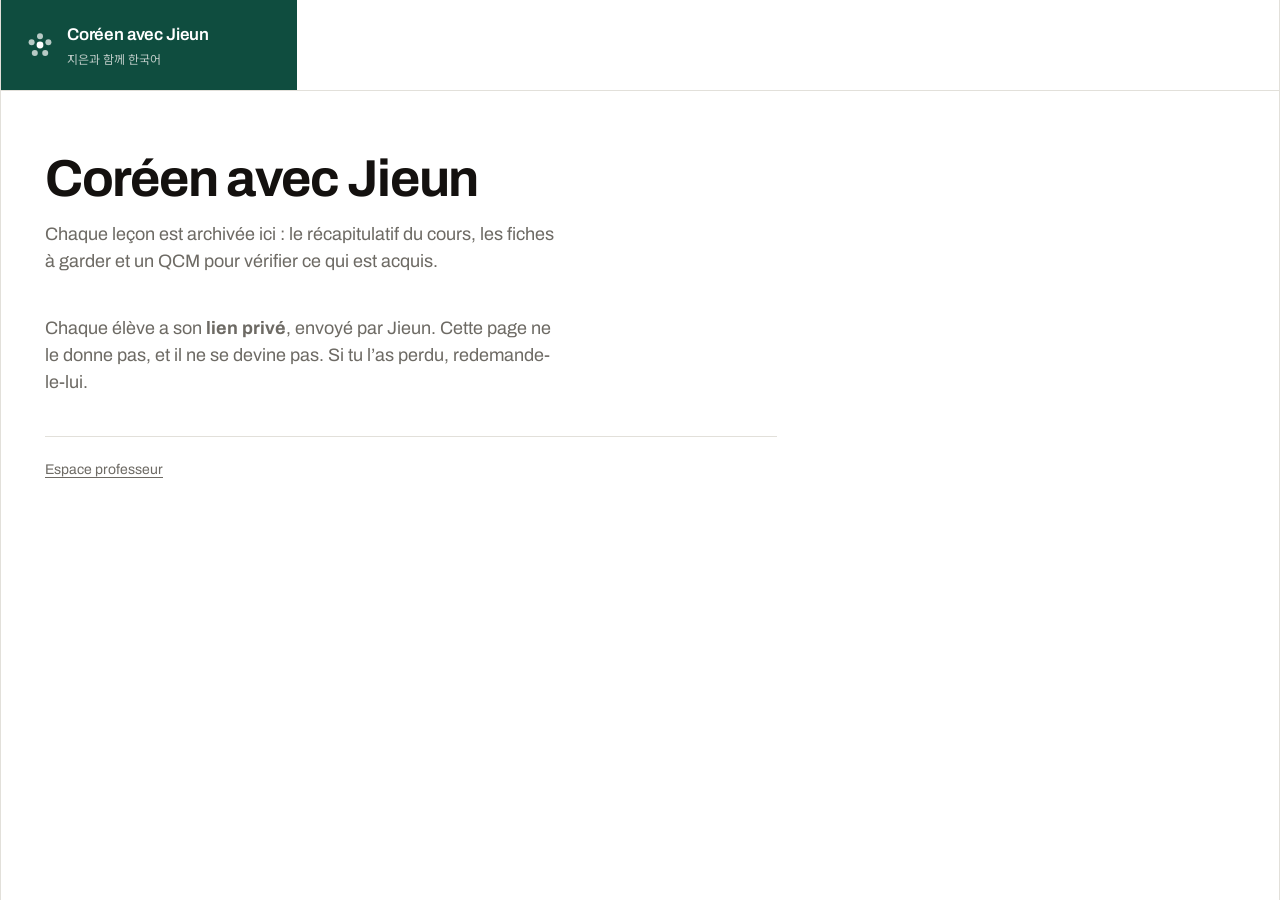
<file: index.html>
<!DOCTYPE html>
<html lang="fr">
<head>
<meta charset="UTF-8">
<meta name="viewport" content="width=device-width, initial-scale=1">
<title>Coréen avec Jieun</title>
<meta name="color-scheme" content="light">
<link rel="icon" href="favicon.svg" type="image/svg+xml">
<link rel="preconnect" href="https://fonts.googleapis.com">
<link rel="preconnect" href="https://fonts.gstatic.com" crossorigin>
<link rel="stylesheet" href="https://fonts.googleapis.com/css2?family=Archivo:wght@400;500;600;700&family=Noto+Sans+KR:wght@400;500;700&display=swap">
<link rel="stylesheet" href="assets/style.css">
</head>
<body>

<svg width="0" height="0" style="position:absolute" aria-hidden="true" focusable="false"><defs>
  <symbol id="fleur" viewBox="0 0 26 26">
    <circle cx="13" cy="13" r="3.4"/>
    <circle cx="13" cy="4.2" r="3" opacity=".7"/>
    <circle cx="21.4" cy="10.2" r="3" opacity=".7"/>
    <circle cx="18.2" cy="21" r="3" opacity=".7"/>
    <circle cx="7.8" cy="21" r="3" opacity=".7"/>
    <circle cx="4.6" cy="10.2" r="3" opacity=".7"/>
  </symbol>
</defs></svg>

<div class="app">

  <header class="top">
    <a class="marque" href="index.html">
      <svg width="26" height="26" aria-hidden="true"><use href="#fleur" fill="currentColor"></use></svg>
      <span>
        <span class="nm">Coréen avec Jieun</span>
        <span class="kr">지은과 함께 한국어</span>
      </span>
    </a>
    <div class="outils"></div>
  </header>

  <div class="accueil">
    <h1>Coréen avec Jieun</h1>
    <p class="intro">
      Chaque leçon est archivée ici : le récapitulatif du cours, les fiches à garder
      et un QCM pour vérifier ce qui est acquis.
    </p>
    <p class="intro">
      Chaque élève a son <b>lien privé</b>, envoyé par Jieun. Cette page ne le donne pas,
      et il ne se devine pas. Si tu l’as perdu, redemande-le-lui.
    </p>

    <p class="lien-prof"><a href="prof.html">Espace professeur</a></p>
  </div>

</div>
</body>
</html>
</file>
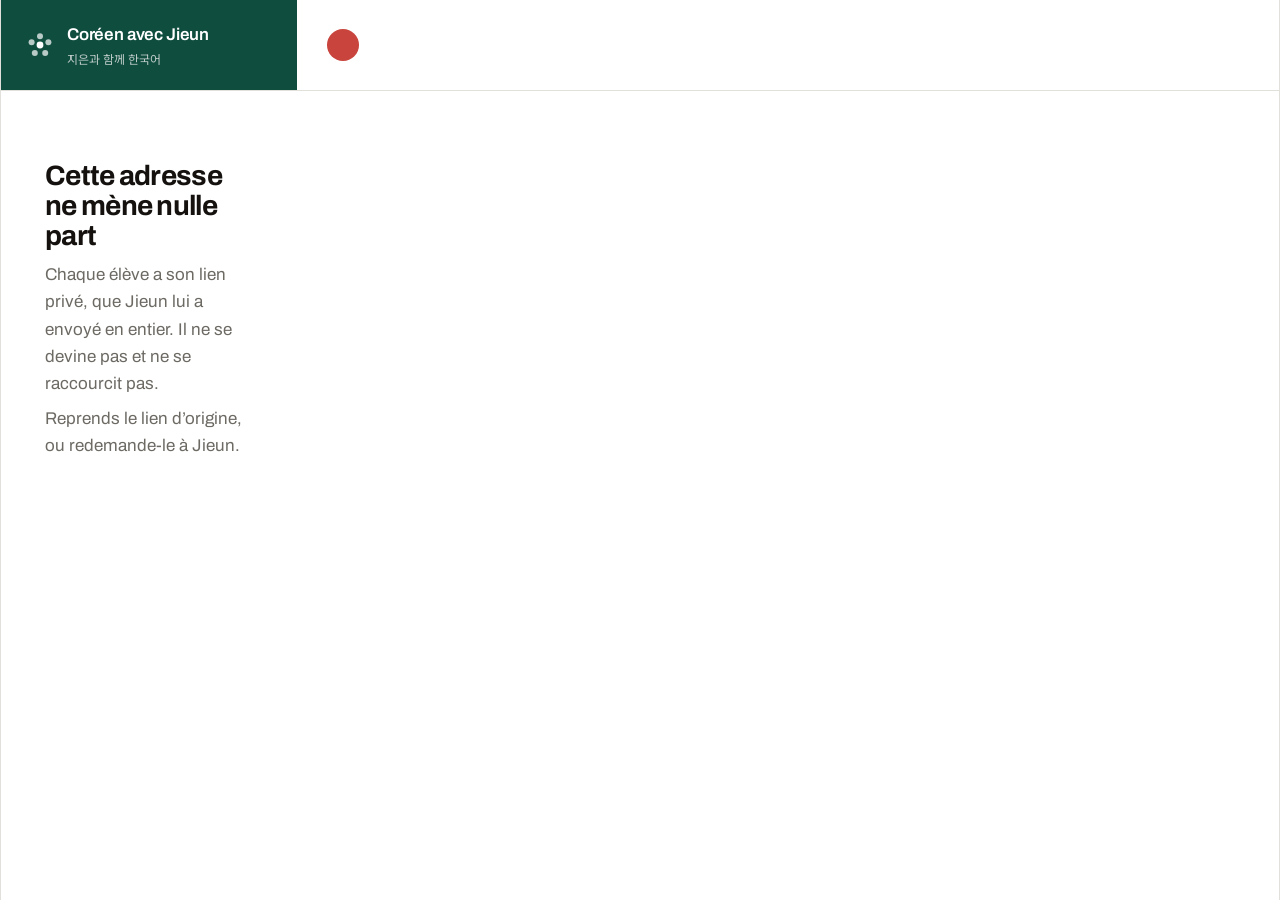
<file: eleve.html>
<!DOCTYPE html>
<html lang="fr">
<head>
<meta charset="UTF-8">
<meta name="viewport" content="width=device-width, initial-scale=1">
<title>Espace élève — coréen avec Jieun</title>
<meta name="color-scheme" content="light">
<link rel="icon" href="favicon.svg" type="image/svg+xml">
<link rel="preconnect" href="https://fonts.googleapis.com">
<link rel="preconnect" href="https://fonts.gstatic.com" crossorigin>
<link rel="stylesheet" href="https://fonts.googleapis.com/css2?family=Archivo:wght@400;500;600;700&family=Noto+Sans+KR:wght@400;500;700&display=swap">
<link rel="stylesheet" href="assets/style.css">
</head>
<body>

<svg width="0" height="0" style="position:absolute" aria-hidden="true" focusable="false"><defs>
  <symbol id="fleur" viewBox="0 0 26 26">
    <circle cx="13" cy="13" r="3.4"/>
    <circle cx="13" cy="4.2" r="3" opacity=".7"/>
    <circle cx="21.4" cy="10.2" r="3" opacity=".7"/>
    <circle cx="18.2" cy="21" r="3" opacity=".7"/>
    <circle cx="7.8" cy="21" r="3" opacity=".7"/>
    <circle cx="4.6" cy="10.2" r="3" opacity=".7"/>
  </symbol>
</defs></svg>

<div class="app">

  <header class="top">
    <a class="marque" id="marque" href="#">
      <svg width="26" height="26" aria-hidden="true"><use href="#fleur" fill="currentColor"></use></svg>
      <span>
        <span class="nm">Coréen avec Jieun</span>
        <span class="kr">지은과 함께 한국어</span>
      </span>
    </a>

    <div class="outils">
      <div class="cherche">
        <div class="champ">
          <svg width="16" height="16" viewBox="0 0 16 16" fill="none" aria-hidden="true">
            <circle cx="7" cy="7" r="4.6" stroke="currentColor" stroke-width="1.4" opacity=".55"></circle>
            <path d="M10.6 10.6 L14 14" stroke="currentColor" stroke-width="1.4"
                  stroke-linecap="round" opacity=".55"></path>
          </svg>
          <input type="search" id="q" autocomplete="off" spellcheck="false"
                 placeholder="Rechercher un mot" aria-label="Rechercher dans mes leçons">
          <span class="nb" id="nbRes"></span>
        </div>
        <div class="res" id="resultats" hidden role="listbox" aria-label="Résultats"></div>
      </div>

      <div class="qui" id="qui" hidden>
        <span class="ini" id="quiIni" aria-hidden="true"></span>
        <span class="pn" id="quiNom"></span>
      </div>
    </div>
  </header>

  <div class="shell">
    <aside class="side">
      <section>
        <h2>Mes leçons</h2>
        <ul class="lecons pile" id="listeLecons"></ul>
      </section>
      <section>
        <h2>Fiches de référence</h2>
        <div class="pile" id="listeRess"></div>
      </section>
    </aside>

    <main class="contenu" id="contenu"></main>
  </div>

</div>

<script src="assets/config.js"></script>
<script src="assets/data-local.js"></script>
<script src="assets/base.js"></script>
<script src="assets/eleve.js"></script>
</body>
</html>
</file>
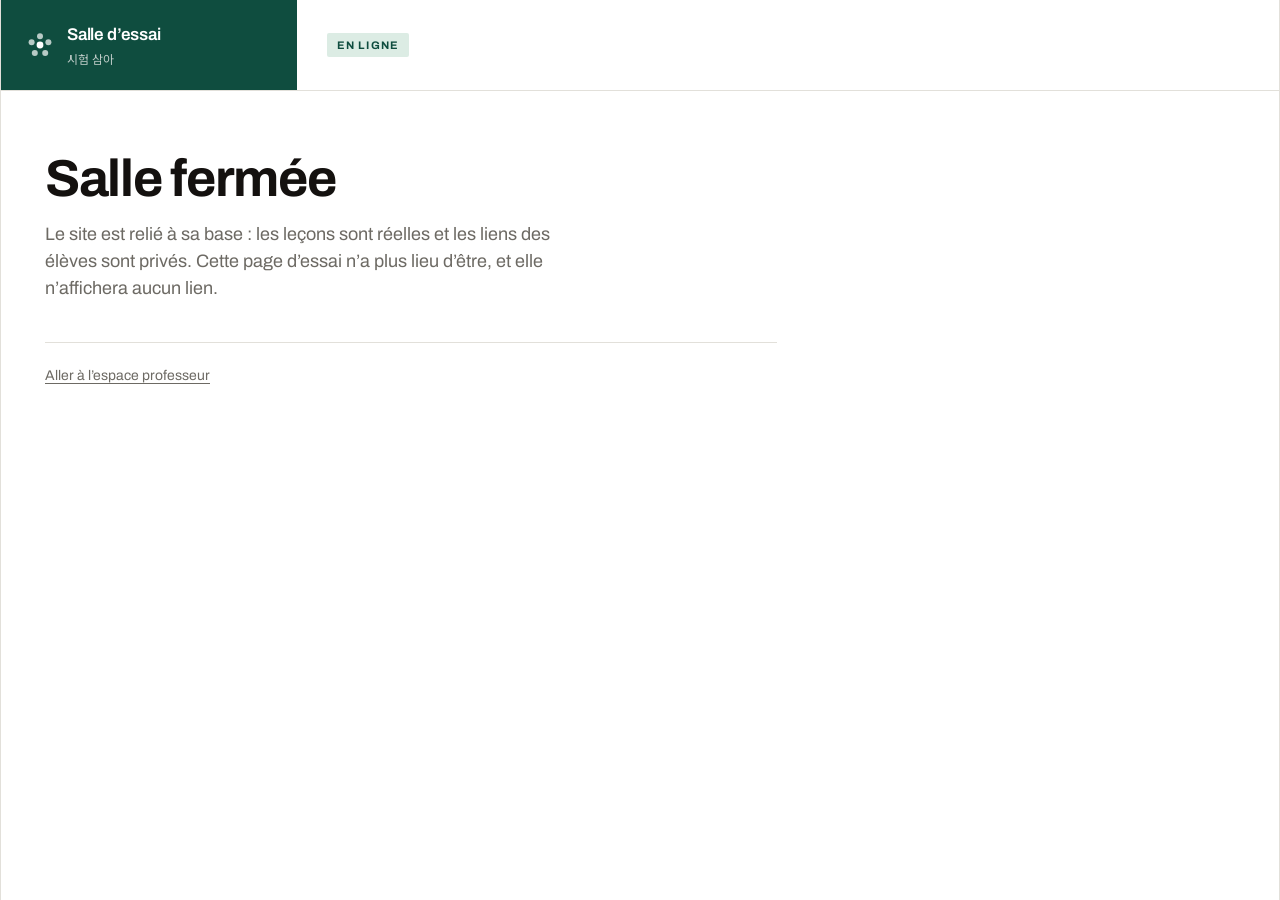
<file: essai.html>
<!DOCTYPE html>
<html lang="fr">
<head>
<meta charset="UTF-8">
<meta name="viewport" content="width=device-width, initial-scale=1">
<title>Essai — coréen avec Jieun</title>
<meta name="color-scheme" content="light">
<meta name="robots" content="noindex">
<link rel="icon" href="favicon.svg" type="image/svg+xml">
<link rel="preconnect" href="https://fonts.googleapis.com">
<link rel="preconnect" href="https://fonts.gstatic.com" crossorigin>
<link rel="stylesheet" href="https://fonts.googleapis.com/css2?family=Archivo:wght@400;500;600;700&family=Noto+Sans+KR:wght@400;500;700&display=swap">
<link rel="stylesheet" href="assets/style.css">
</head>
<body>

<svg width="0" height="0" style="position:absolute" aria-hidden="true" focusable="false"><defs>
  <symbol id="fleur" viewBox="0 0 26 26">
    <circle cx="13" cy="13" r="3.4"/>
    <circle cx="13" cy="4.2" r="3" opacity=".7"/>
    <circle cx="21.4" cy="10.2" r="3" opacity=".7"/>
    <circle cx="18.2" cy="21" r="3" opacity=".7"/>
    <circle cx="7.8" cy="21" r="3" opacity=".7"/>
    <circle cx="4.6" cy="10.2" r="3" opacity=".7"/>
  </symbol>
</defs></svg>

<div class="app">

  <header class="top">
    <a class="marque" href="essai.html">
      <svg width="26" height="26" aria-hidden="true"><use href="#fleur" fill="currentColor"></use></svg>
      <span>
        <span class="nm">Salle d’essai</span>
        <span class="kr">시험 삼아</span>
      </span>
    </a>
    <div class="outils"><span class="badge" id="badgeMode"></span></div>
  </header>

  <div class="accueil" id="corps"></div>

</div>

<script src="assets/config.js"></script>
<script src="assets/data-local.js"></script>
<script src="assets/base.js"></script>
<script src="assets/demo.js"></script>
<script>
(function () {
  var corps  = document.getElementById('corps');
  var badge  = document.getElementById('badgeMode');
  var enLigne = Base.mode() === 'supabase';

  badge.textContent = enLigne ? 'en ligne' : 'mode local';
  badge.className = 'badge ' + (enLigne ? 'ok' : 'loc');

  /* Cette page ne sert qu'avant la mise en ligne. Une fois la base branchée,
     elle refuse de s'ouvrir : elle afficherait sinon les liens privés des
     élèves à qui saurait la trouver. */
  if (enLigne) {
    corps.innerHTML =
      '<h1>Salle fermée</h1>' +
      '<p class="intro">Le site est relié à sa base : les leçons sont réelles et ' +
      'les liens des élèves sont privés. Cette page d’essai n’a plus lieu d’être, ' +
      'et elle n’affichera aucun lien.</p>' +
      '<p class="lien-prof"><a href="prof.html">Aller à l’espace professeur</a></p>';
    return;
  }

  /* L'initialisation de la base locale est asynchrone : on l'attend avant de
     lire, sinon la page s'affiche avec un contenu vide au premier chargement. */
  function dessiner() {
    Base.espaceEleve('marie-demo').then(afficher);
  }

  function afficher() {
    var d = JSON.parse(localStorage.getItem('cavj:base') || '{}');
    var eleves = d.eleves || [];
    var nb = (d.lecons || []).length;
    var pub = (d.lecons || []).filter(function (l) { return l.publiee; }).length;

    corps.innerHTML =
      '<h1>Essayer avant de publier</h1>' +
      '<p class="intro">Tout fonctionne déjà, sans compte ni installation. Les leçons ' +
      'que tu écris ici vivent <b>dans ce navigateur</b> : rien n’est envoyé nulle part, ' +
      'et rien ne suit sur un autre appareil. C’est fait pour juger l’usage.</p>' +

      '<div class="lien-prive" style="margin:0 0 30px">' +
        '<span class="lbl2">Contenu en place</span>' +
        '<p style="margin:0;font-size:15px">' + nb + ' leçon' + (nb > 1 ? 's' : '') +
        ', dont ' + pub + ' publiée' + (pub > 1 ? 's' : '') + ' et ' + (nb - pub) +
        ' en brouillon.</p>' +
      '</div>' +

      '<h2 style="color:var(--vert);margin:0 0 14px">Côté professeur</h2>' +
      '<div class="portes" style="grid-template-columns:1fr">' +
        porte('J', 'Espace de Jieun', 'Écrire une leçon, composer le QCM, publier, voir les résultats',
              'prof.html') +
      '</div>' +

      '<h2 style="color:var(--vert);margin:0 0 14px">Côté élève</h2>' +
      '<div class="portes">' +
        eleves.map(function (e) {
          return porte(e.prenom.charAt(0), e.prenom, e.prenomKo,
                       'eleve.html?e=' + encodeURIComponent(e.cle));
        }).join('') +
      '</div>' +

      '<div class="lien-prive" style="margin-bottom:30px">' +
        '<span class="lbl2">Remettre à zéro</span>' +
        '<p style="margin:0 0 12px;font-size:15px;color:var(--gris)">' +
          'Recharger la démonstration remplace tout par un mois de cours fictif. ' +
          'Tout effacer repart d’une page blanche, sans aucune leçon.</p>' +
        '<div style="display:flex;gap:10px;flex-wrap:wrap">' +
          '<button type="button" class="bt" id="recharger">Recharger la démonstration</button>' +
          '<button type="button" class="bt sec" id="effacer">Tout effacer</button>' +
        '</div>' +
      '</div>' +

      '<h2 style="color:var(--vert);margin:0 0 14px">Ce que cet essai ne montre pas</h2>' +
      '<p class="intro" style="margin-bottom:10px">Trois choses ne peuvent pas être jugées ici, ' +
      'parce qu’elles ont besoin d’une vraie base :</p>' +
      '<ul class="intro" style="margin:0 0 30px;padding-left:22px;line-height:1.8">' +
        '<li>le <b>dépôt d’un PDF</b> depuis l’ordinateur — un document se déclare ' +
            'pour l’instant par son chemin ;</li>' +
        '<li>le <b>partage entre appareils</b> : ici, le téléphone de Marie ne verrait rien ;</li>' +
        '<li>les <b>vraies adresses privées</b> des élèves, tirées au sort dans la base. ' +
            'Celles d’ici sont volontairement devinables.</li>' +
      '</ul>' +

      '<p class="lien-prof">Le tableau de bord, lui, fonctionne : fais un QCM côté élève, ' +
      'puis ouvre « Ses résultats » côté professeur.</p>';

    document.getElementById('recharger').addEventListener('click', function () {
      if (!confirm('Remplacer tout le contenu par la démonstration ?')) return;
      Demo.charger(); dessiner();
    });
    document.getElementById('effacer').addEventListener('click', function () {
      if (!confirm('Effacer toutes les leçons et tous les résultats de ce navigateur ?')) return;
      Demo.effacer(); dessiner();
    });
  }

  function porte(ini, nom, sous, href) {
    return '<a class="porte" href="' + href + '">' +
      '<span class="ini" aria-hidden="true">' + ini + '</span>' +
      '<span><span class="pn">' + nom + '</span>' +
      '<span class="pk">' + sous + '</span></span></a>';
  }

  dessiner();
})();
</script>
</body>
</html>
</file>
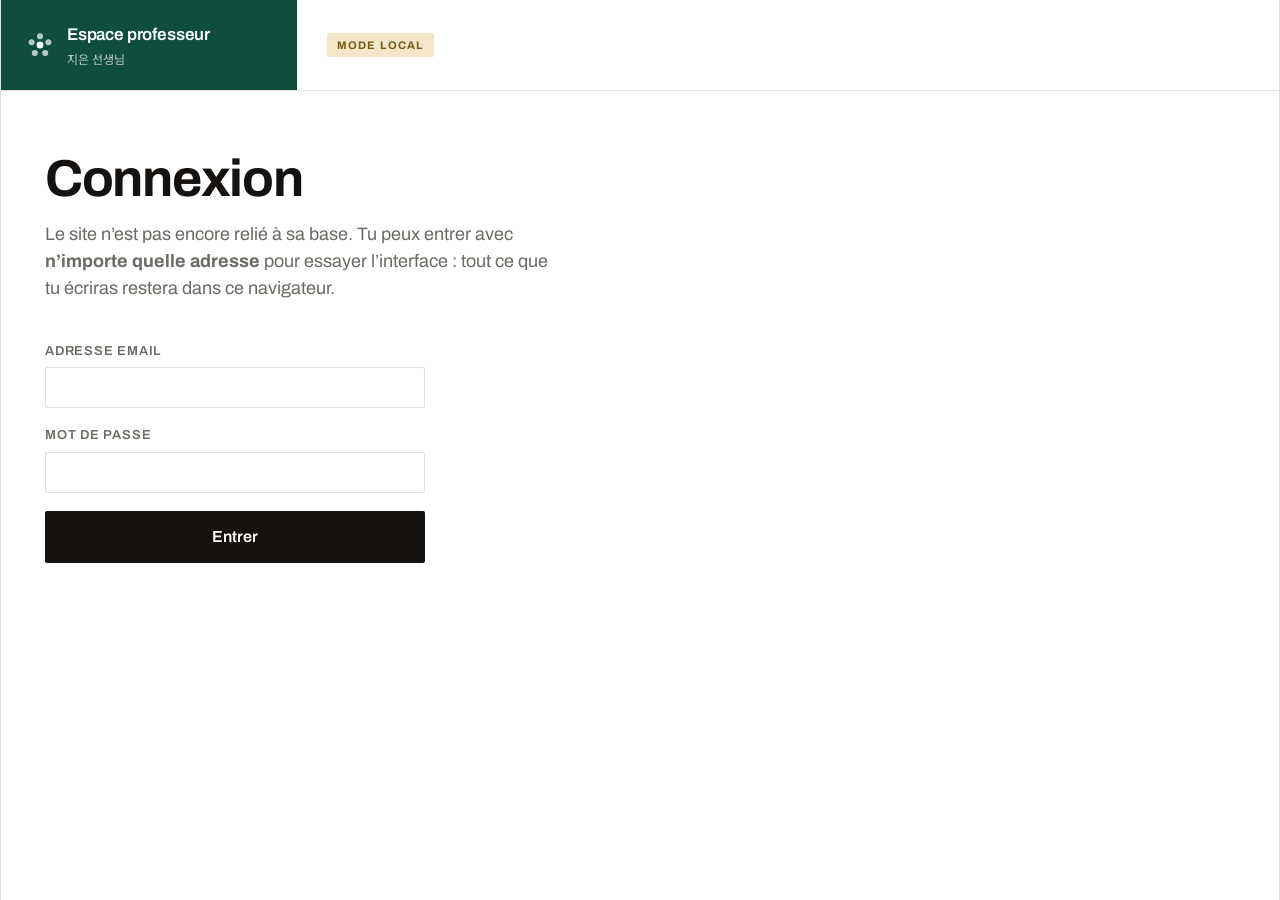
<file: prof.html>
<!DOCTYPE html>
<html lang="fr">
<head>
<meta charset="UTF-8">
<meta name="viewport" content="width=device-width, initial-scale=1">
<title>Espace professeur — coréen avec Jieun</title>
<meta name="color-scheme" content="light">
<meta name="robots" content="noindex">
<link rel="icon" href="favicon.svg" type="image/svg+xml">
<link rel="preconnect" href="https://fonts.googleapis.com">
<link rel="preconnect" href="https://fonts.gstatic.com" crossorigin>
<link rel="stylesheet" href="https://fonts.googleapis.com/css2?family=Archivo:wght@400;500;600;700&family=Noto+Sans+KR:wght@400;500;700&display=swap">
<link rel="stylesheet" href="assets/style.css">
</head>
<body>

<svg width="0" height="0" style="position:absolute" aria-hidden="true" focusable="false"><defs>
  <symbol id="fleur" viewBox="0 0 26 26">
    <circle cx="13" cy="13" r="3.4"/>
    <circle cx="13" cy="4.2" r="3" opacity=".7"/>
    <circle cx="21.4" cy="10.2" r="3" opacity=".7"/>
    <circle cx="18.2" cy="21" r="3" opacity=".7"/>
    <circle cx="7.8" cy="21" r="3" opacity=".7"/>
    <circle cx="4.6" cy="10.2" r="3" opacity=".7"/>
  </symbol>
</defs></svg>

<div class="app">

  <header class="top">
    <a class="marque" href="prof.html">
      <svg width="26" height="26" aria-hidden="true"><use href="#fleur" fill="currentColor"></use></svg>
      <span>
        <span class="nm">Espace professeur</span>
        <span class="kr">지은 선생님</span>
      </span>
    </a>
    <div class="outils">
      <span class="badge" id="badgeMode"></span>
      <span style="flex:1"></span>
      <span class="pn" id="profQui" hidden></span>
      <button type="button" class="bt sec" id="sortir" hidden>Se déconnecter</button>
    </div>
  </header>

  <!-- ------------------------------------------------ connexion -->
  <div class="accueil" id="connexion" hidden>
    <h1>Connexion</h1>
    <p class="intro" id="aideMode"></p>
    <form id="formCo" class="form-co">
      <label class="champ"><span class="lbl">Adresse email</span>
        <input type="email" id="coEmail" autocomplete="username" required></label>
      <label class="champ"><span class="lbl">Mot de passe</span>
        <input type="password" id="coMdp" autocomplete="current-password"></label>
      <p class="erreur" id="erreurCo" hidden></p>
      <button type="submit" class="bt">Entrer</button>
    </form>
  </div>

  <!-- ------------------------------------------------- atelier -->
  <div class="shell" id="atelier" hidden>
    <aside class="side">
      <section>
        <h2>Élève</h2>
        <select id="choixEleve" class="select"></select>
        <div id="lienEleve"></div>
      </section>
      <section>
        <h2>Ses leçons</h2>
        <ul class="lecons pile" id="listeLecons"></ul>
        <button type="button" class="bt p" id="nouvelle">Nouvelle leçon</button>
        <button type="button" class="bt sec p" id="voirResultats">Ses résultats</button>
      </section>
    </aside>

    <main class="contenu" id="editeur"></main>
  </div>

</div>

<script src="assets/config.js"></script>
<script src="assets/data-local.js"></script>
<script src="assets/base.js"></script>
<script src="assets/prof.js"></script>
</body>
</html>
</file>
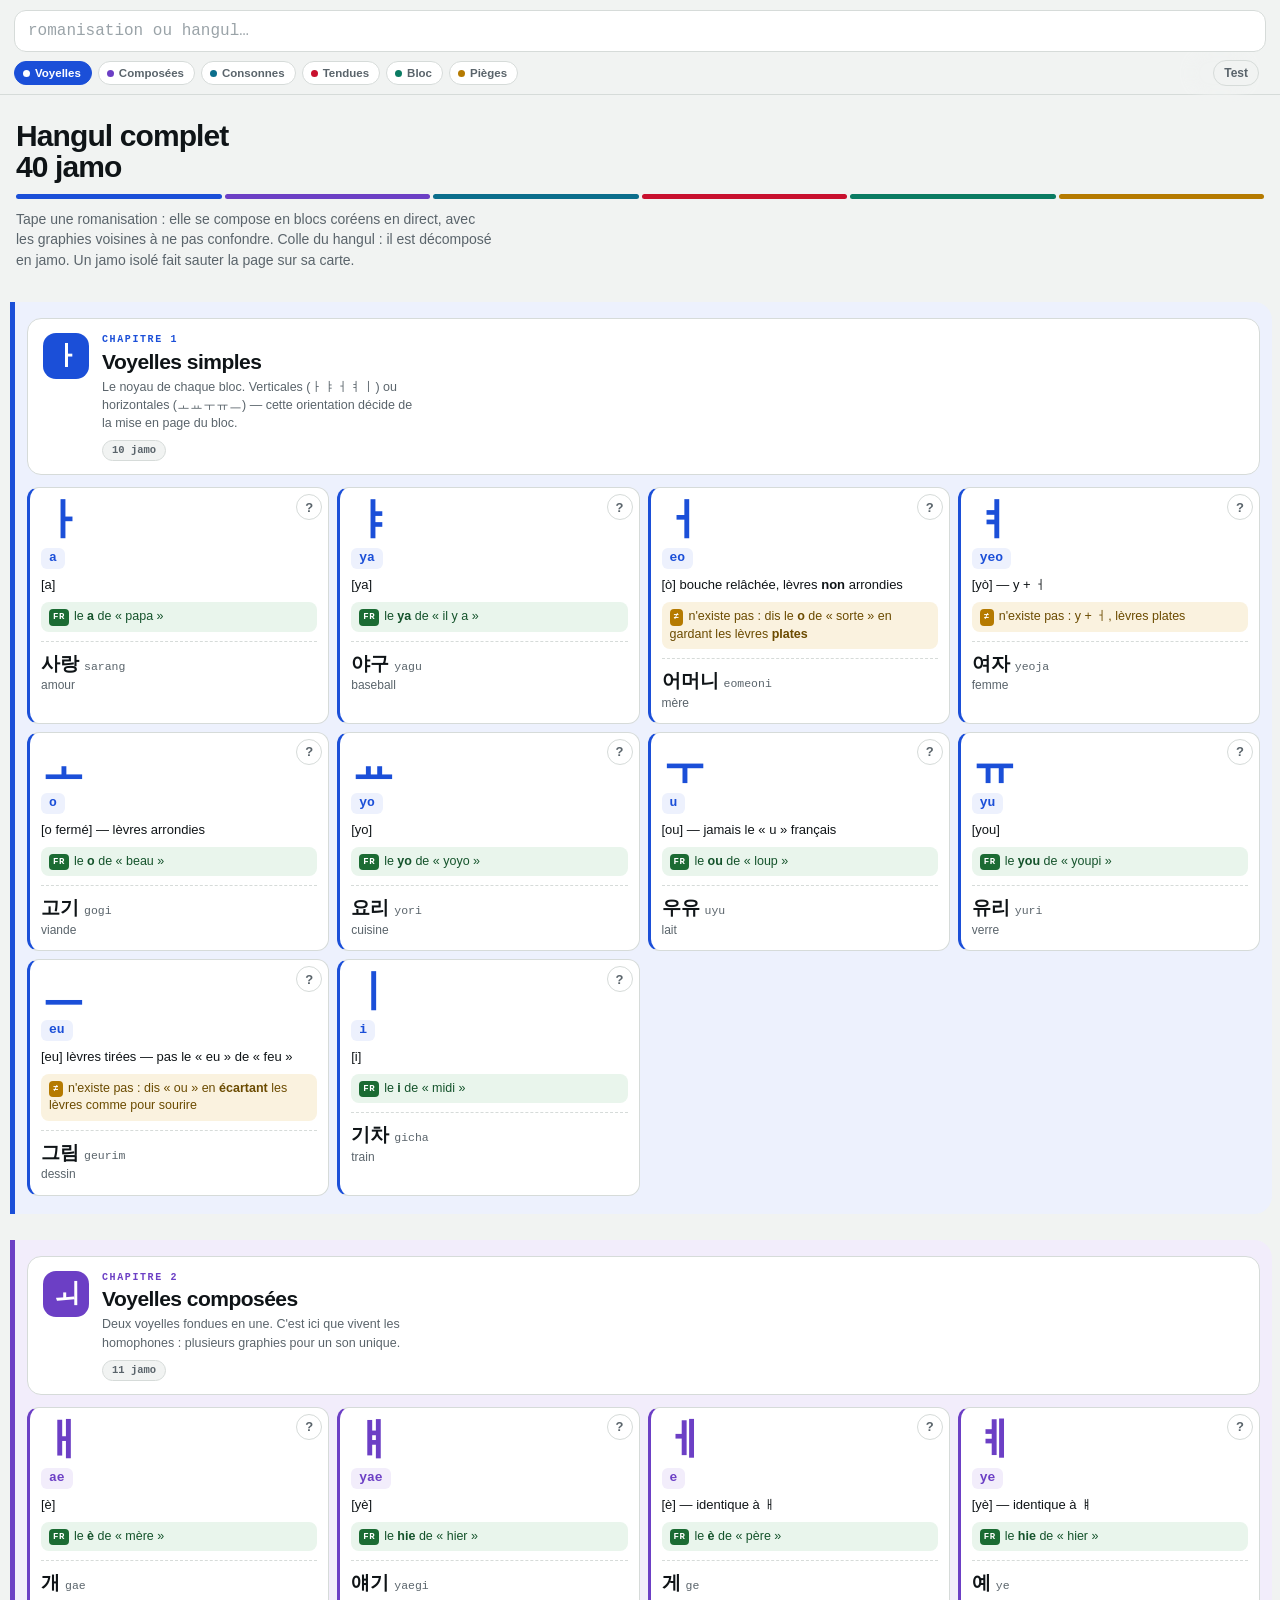
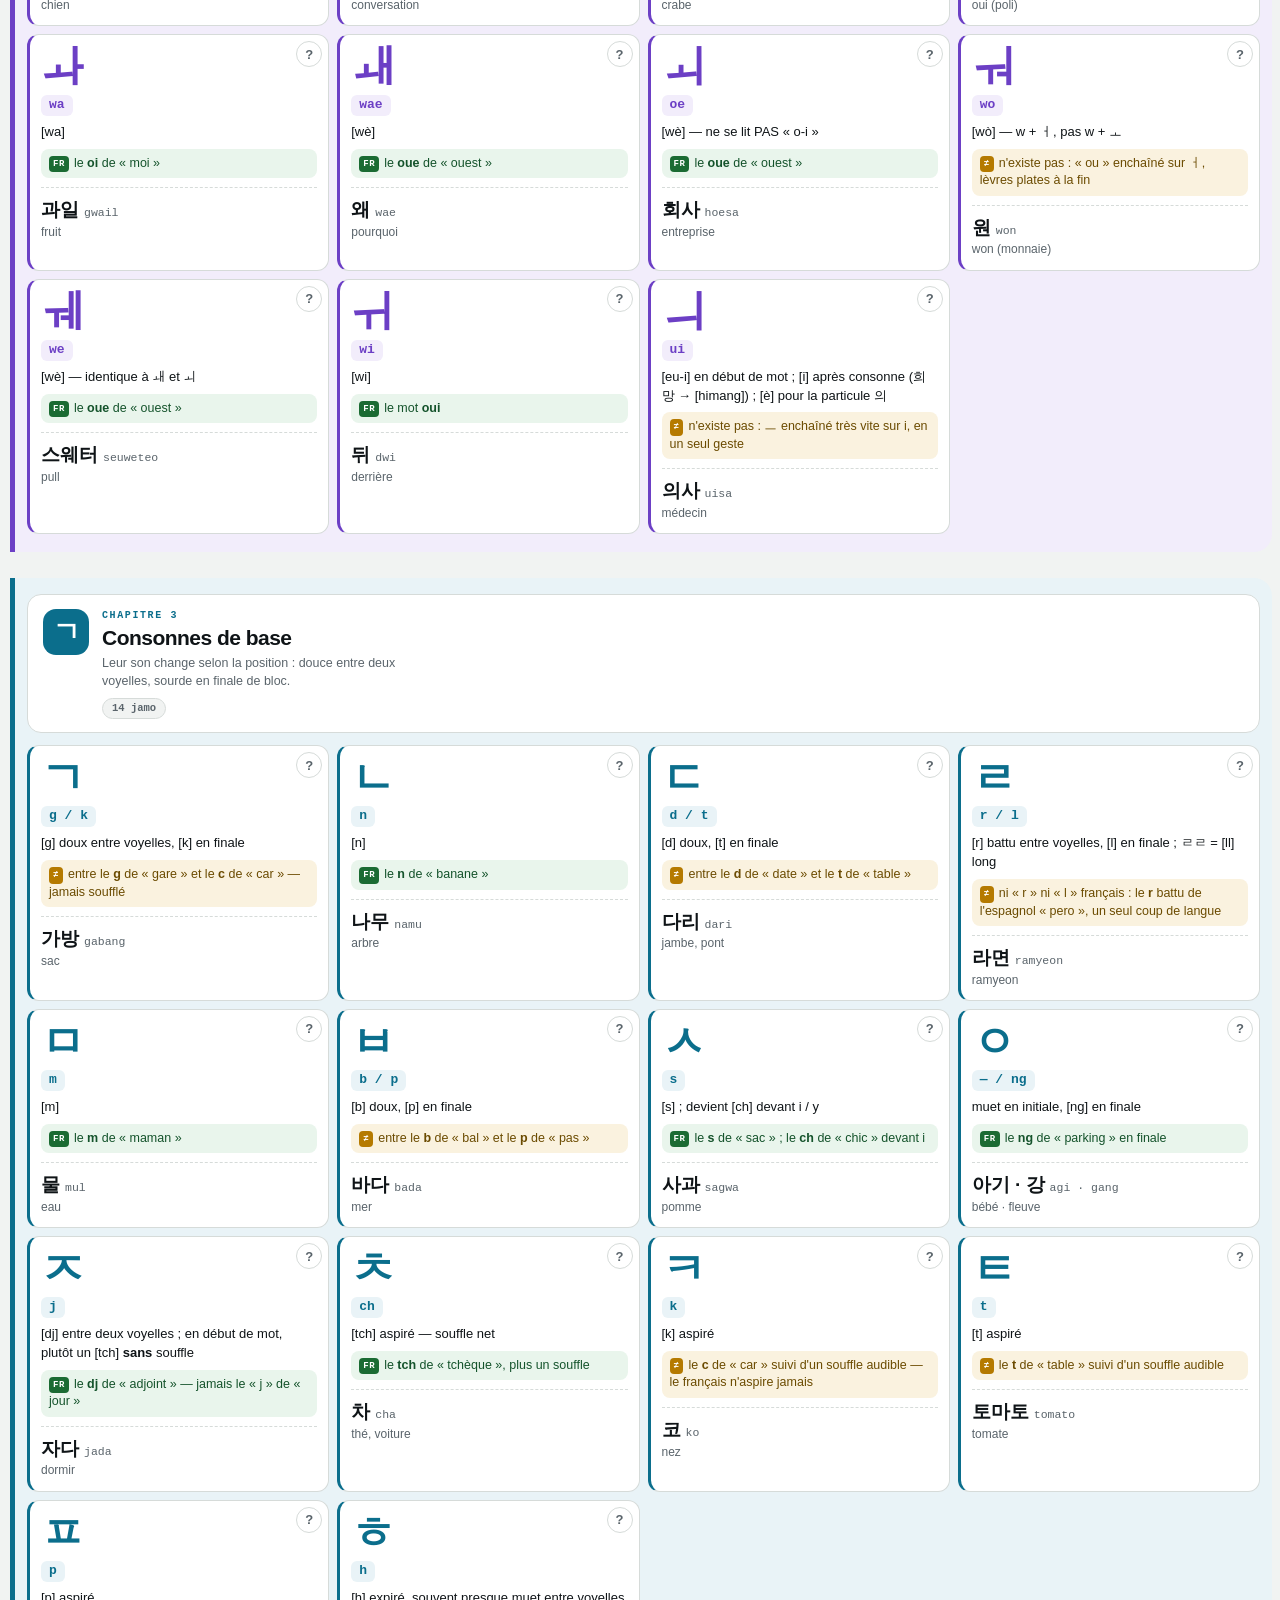
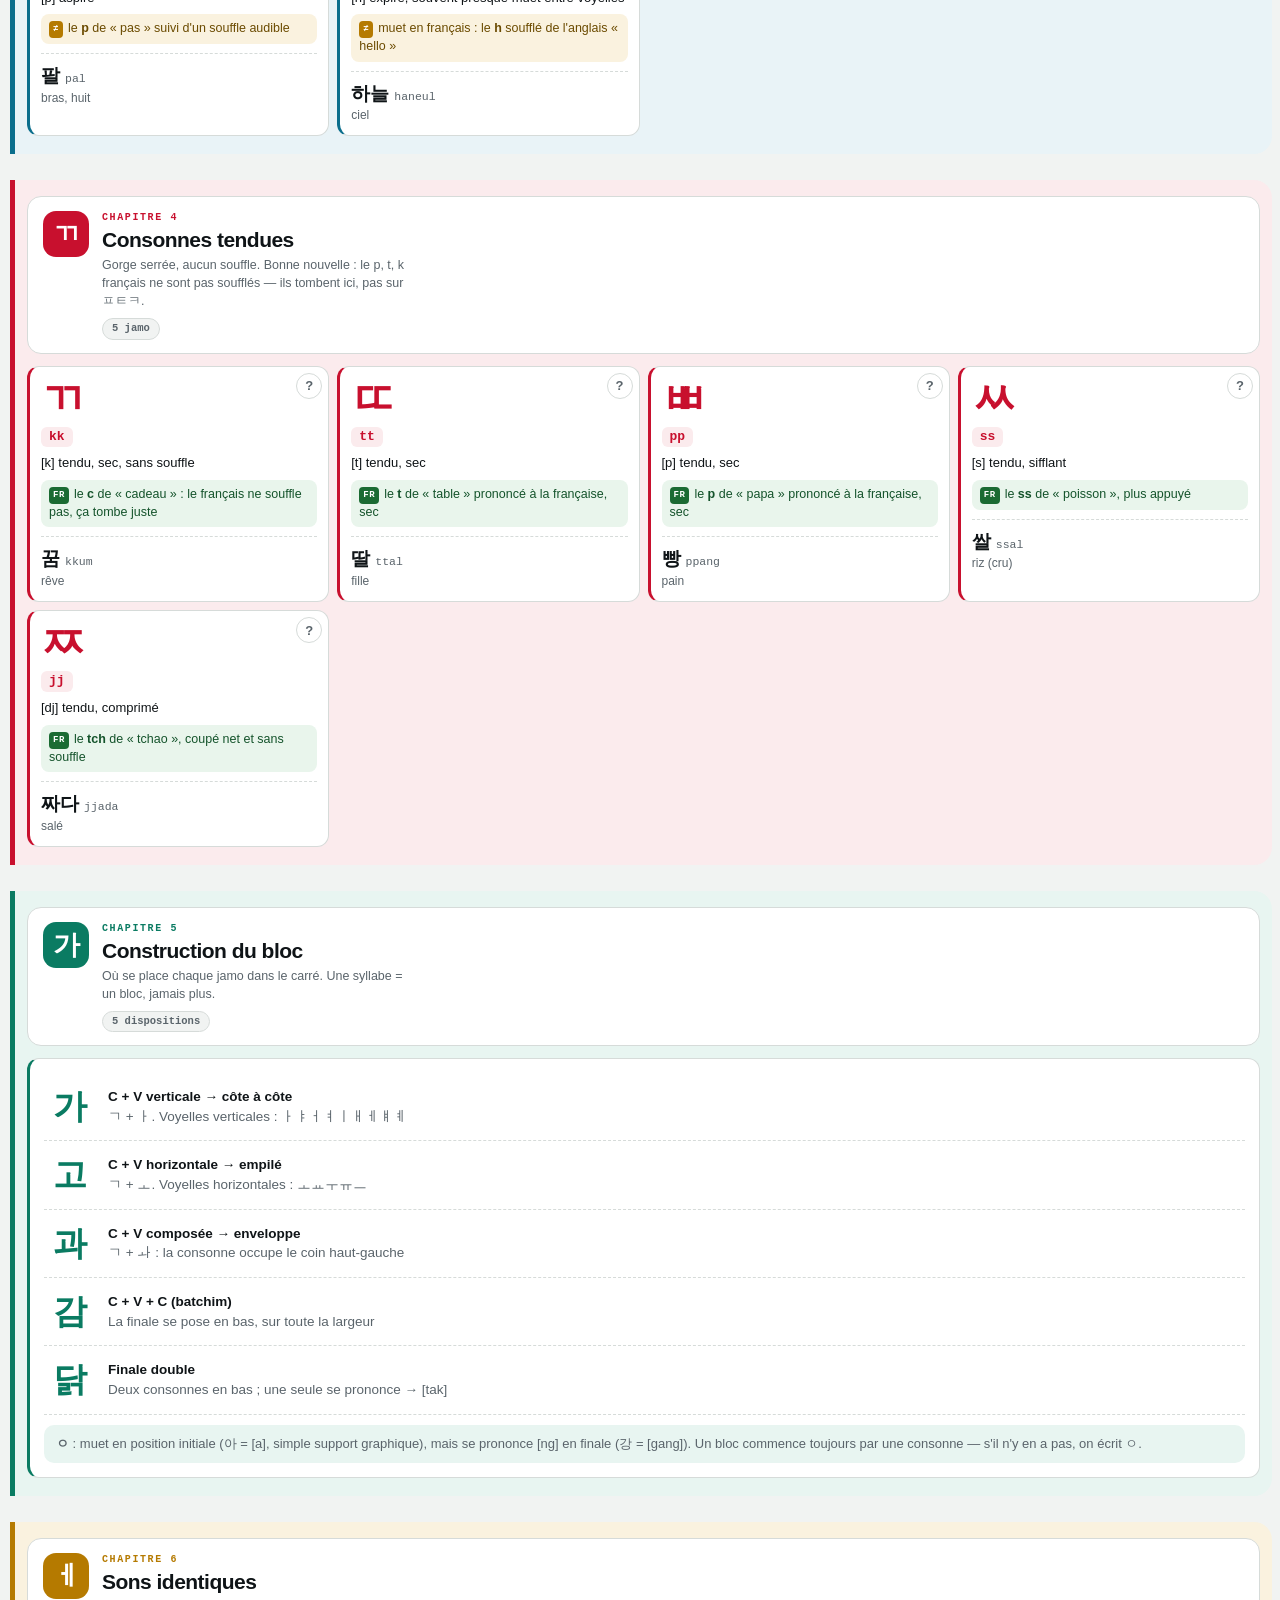
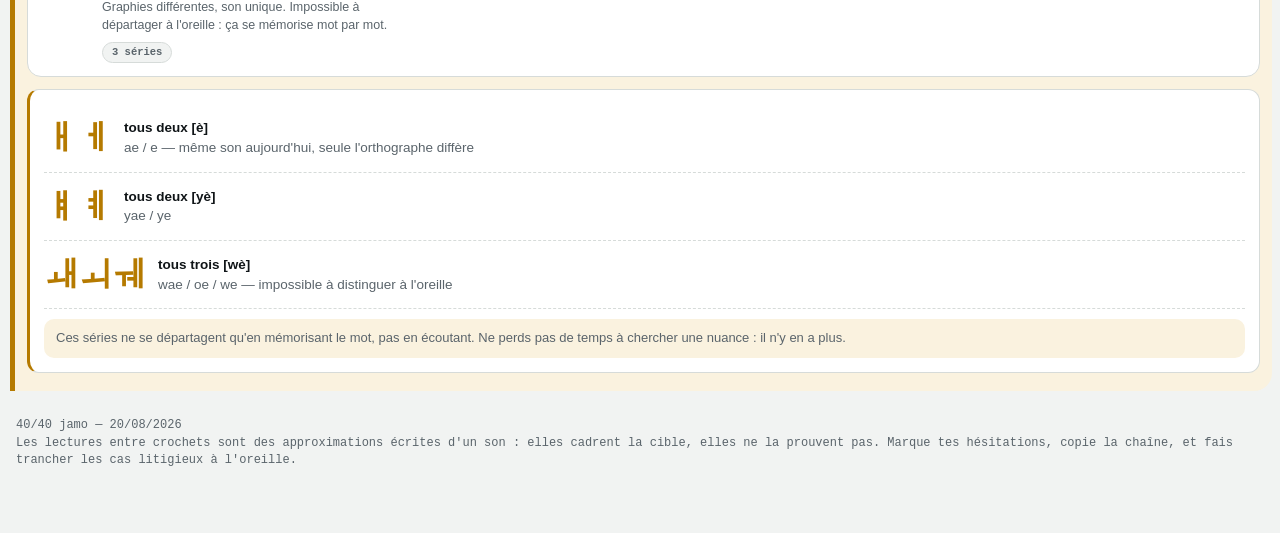
<file: ressources/hangul.html>
<!DOCTYPE html>
<html lang="fr">
<head>
<meta charset="utf-8">
<meta name="viewport" content="width=device-width, initial-scale=1, viewport-fit=cover">
<title>Hangul — référence complète</title>
<style>
  :root{
    --paper:#F1F3F2;
    --card:#FFFFFF;
    --ink:#0F1417;
    --ink-2:#5A646B;
    --line:#D6DBD9;
    --blue:#1B4FD8;
    --blue-soft:#E8EDFC;
    --red:#C8102E;
    --red-soft:#FBE9EB;
    --hit:#FFF2A8;
    --mono:ui-monospace,"SF Mono",Menlo,Consolas,monospace;
    --sans:-apple-system,BlinkMacSystemFont,"Segoe UI",Roboto,"Helvetica Neue",sans-serif;
    --kr:"Apple SD Gothic Neo","Noto Sans KR","Malgun Gothic","Nanum Gothic",sans-serif;
  }
  *{box-sizing:border-box;-webkit-tap-highlight-color:transparent}
  html{scroll-behavior:smooth}
  body{
    margin:0;background:var(--paper);color:var(--ink);
    font-family:var(--sans);font-size:16px;line-height:1.45;
    padding-bottom:64px;
  }
  /* ---------- barre de composition (sticky) ---------- */
  .bar{
    position:sticky;top:0;z-index:50;
    background:rgba(241,243,242,.94);
    backdrop-filter:saturate(180%) blur(12px);
    -webkit-backdrop-filter:saturate(180%) blur(12px);
    border-bottom:1px solid var(--line);
    padding:10px 14px 8px;
  }
  .bar-row{display:flex;gap:8px;align-items:center}
  .field{position:relative;flex:1}
  .field input{
    width:100%;padding:11px 38px 11px 13px;
    font-family:var(--mono);font-size:16px;letter-spacing:.02em;
    color:var(--ink);background:var(--card);
    border:1.5px solid var(--line);border-radius:12px;outline:none;
  }
  .field input:focus{border-color:var(--blue);box-shadow:0 0 0 3px var(--blue-soft)}
  .field input::placeholder{color:#9AA3A8;letter-spacing:0}
  .clear{
    position:absolute;right:6px;top:50%;transform:translateY(-50%);
    width:28px;height:28px;border:0;border-radius:50%;
    background:transparent;color:var(--ink-2);font-size:19px;line-height:1;cursor:pointer;
    display:none;
  }
  .clear.on{display:block}
  /* résultat de composition */
  .compose{margin-top:8px;display:none;max-height:34vh;overflow-y:auto;-webkit-overflow-scrolling:touch}
  .compose.on{display:block}
  .blocks{display:flex;flex-wrap:wrap;gap:8px;align-items:flex-start}
  .gap{width:14px;flex:0 0 14px}
  .blk{
    background:var(--card);border:1.5px solid var(--ink);border-radius:12px;
    padding:6px 10px 7px;text-align:center;min-width:64px;
  }
  .blk .big{font-family:var(--kr);font-size:38px;line-height:1.1;font-weight:600}
  .blk .parts{font-family:var(--kr);font-size:13px;color:var(--ink-2);margin-top:2px;white-space:nowrap}
  .blk .say{font-family:var(--mono);font-size:12px;color:var(--blue);margin-top:1px}
  .whole{
    margin-top:8px;display:flex;gap:10px;align-items:baseline;flex-wrap:wrap;
    font-size:13px;color:var(--ink-2)
  }
  .whole b{font-family:var(--kr);font-size:20px;color:var(--ink);font-weight:600}
  .whole .say{font-family:var(--mono);color:var(--blue)}
  .tip{margin-top:6px;font-size:11.5px;color:var(--ink-2);line-height:1.35}
  .nope{margin-top:8px;font-size:13px;color:var(--red);font-family:var(--mono)}

  /* ---------- en-tête ---------- */
  header.top{padding:26px 16px 6px}
  header.top h1{
    margin:0;font-size:30px;line-height:1.02;letter-spacing:-.03em;font-weight:800;
  }
  .legend{display:flex;gap:3px;margin-top:12px}
  .legend span{height:5px;flex:1;border-radius:3px}
  header.top p{margin:10px 0 0;color:var(--ink-2);font-size:14px;max-width:34em}

  /* ---------- sections ---------- */
  section{
    padding:16px 12px 18px;margin:26px 8px 0 10px;
    background:var(--accbg,transparent);
    border-left:5px solid var(--acc,var(--line));
    border-radius:0 18px 18px 0;
    scroll-margin-top:calc(var(--barh,150px) + 10px);
  }
  .chapter{
    position:relative;overflow:hidden;border-radius:14px;margin-bottom:12px;
    background:var(--card);border:1px solid var(--line);
    padding:14px 15px 13px;
  }
  .chapter{display:flex;gap:13px;align-items:flex-start}
  .chapter .ghost{
    flex:0 0 46px;height:46px;border-radius:13px;background:var(--acc);color:#fff;
    font-family:var(--kr);font-size:27px;font-weight:700;line-height:46px;text-align:center;
  }
  .chapter .body{min-width:0}
  .chapter .kicker{
    font-family:var(--mono);font-size:10px;letter-spacing:.16em;text-transform:uppercase;
    color:var(--acc);font-weight:700;
  }
  .chapter h2{margin:3px 0 0;font-size:21px;letter-spacing:-.025em;font-weight:800;line-height:1.05}
  .chapter p{margin:5px 0 0;font-size:12.5px;color:var(--ink-2);max-width:25em;position:relative}
  .chapter .n{
    display:inline-block;margin-top:8px;font-family:var(--mono);font-size:10.5px;font-weight:700;
    background:var(--paper);border:1px solid var(--line);border-radius:20px;padding:2px 9px;color:var(--ink-2);
  }
  .c-v1{--acc:#1B4FD8;--accbg:#EDF1FD}
  .c-v2{--acc:#6C3FC5;--accbg:#F2EDFB}
  .c-c1{--acc:#0B6E8C;--accbg:#E9F3F7}
  .c-c2{--acc:#C8102E;--accbg:#FBEBED}
  .c-bloc{--acc:#0A7B62;--accbg:#E8F5F1}
  .c-piege{--acc:#B57A00;--accbg:#FAF2DF}
  /* navigation de chapitres */
  .nav{display:flex;gap:6px;margin-top:8px;overflow-x:auto;scrollbar-width:none;-webkit-overflow-scrolling:touch}
  .nav::-webkit-scrollbar{display:none}
  .nav button{
    flex:0 0 auto;display:flex;align-items:center;gap:5px;
    font-size:11.5px;font-weight:700;font-family:inherit;white-space:nowrap;cursor:pointer;
    padding:5px 10px 5px 8px;border-radius:20px;border:1px solid var(--line);
    background:var(--card);color:var(--ink-2);
  }
  .nav button i{width:7px;height:7px;border-radius:50%;flex:0 0 7px}
  .nav button.active i{background:#fff !important}
  .nav button.active{background:var(--acc);border-color:var(--acc);color:#fff}
  .grid{display:grid;grid-template-columns:repeat(2,1fr);gap:8px}
  @media(min-width:620px){.grid{grid-template-columns:repeat(3,1fr)}}
  @media(min-width:900px){.grid{grid-template-columns:repeat(4,1fr)}}
  .card{
    background:var(--card);border:1px solid var(--line);border-left:3px solid var(--acc);border-radius:12px;
    padding:10px 11px 11px;scroll-margin-top:calc(var(--barh,150px) + 14px);position:relative;
    transition:background .25s,border-color .25s,box-shadow .25s;
  }
  .card .jamo{font-family:var(--kr);font-size:44px;line-height:1;font-weight:700;color:var(--acc)}
  .card .rr{
    font-family:var(--mono);font-size:13px;font-weight:700;color:var(--acc);
    background:var(--accbg);display:inline-block;padding:1px 8px;border-radius:6px;margin-top:6px;
  }
  .card .say{font-size:13px;margin-top:7px;color:var(--ink)}
  .card .say em{font-style:normal;color:var(--ink-2)}
  .card .fr{
    margin-top:7px;font-size:12.5px;line-height:1.4;
    padding:6px 8px;border-radius:8px;display:block;
  }
  .card .fr .ftag{
    font-family:var(--mono);font-size:9px;font-weight:800;letter-spacing:.06em;
    padding:2px 4px;border-radius:4px;display:inline-block;margin-right:5px;vertical-align:1px;
  }
  .card .fr.ok{background:#E9F5EC;color:#14532B}
  .card .fr.ok .ftag{background:#1B6B33;color:#fff}
  .card .fr.no{background:#FAF2DF;color:#6B4B00}
  .card .fr.no .ftag{background:#B57A00;color:#fff}
  .card .ex{
    margin-top:9px;padding-top:8px;border-top:1px dashed var(--line);font-size:13px;
  }
  .card .ex b{font-family:var(--kr);font-size:19px;font-weight:600;margin-right:5px}
  .card .ex i{font-style:normal;font-family:var(--mono);font-size:11.5px;color:var(--ink-2)}
  .card .ex span{display:block;color:var(--ink-2);font-size:12px}
  .card.hit{background:var(--hit);border-color:var(--ink);box-shadow:0 0 0 3px rgba(15,20,23,.12)}

  /* ---------- construction ---------- */
  .build{background:var(--card);border:1px solid var(--line);border-left:3px solid var(--acc);border-radius:12px;padding:14px}
  .build-row .glyph{color:var(--acc)}
  .build .note{background:var(--accbg)}
  .build-row{display:flex;gap:12px;align-items:center;padding:9px 0;border-bottom:1px dashed var(--line)}
  .build-row:last-child{border-bottom:0}
  .build-row .glyph{font-family:var(--kr);font-size:34px;font-weight:600;min-width:52px;text-align:center}
  .build-row .txt{font-size:13.5px;color:var(--ink-2)}
  .build-row .txt b{color:var(--ink);font-weight:700;display:block;font-size:13.5px}
  .note{font-size:13px;color:var(--ink-2);margin-top:10px;padding:10px 12px;background:var(--blue-soft);border-radius:10px}
  /* alertes + suggestions */
  .warn{
    margin-top:8px;padding:8px 10px;border-radius:10px;font-size:12.5px;line-height:1.4;
    background:var(--red-soft);border:1px solid #F1C3C8;color:#8A1220;
  }
  .warn b{font-family:var(--mono);font-weight:700}
  .warn .kr{font-family:var(--kr);font-size:15px}
  .sugg{margin-top:8px}
  .sugg-h{font-size:11px;letter-spacing:.08em;text-transform:uppercase;color:var(--ink-2);font-weight:700;margin-bottom:5px}
  .sugg-item{
    display:flex;gap:9px;align-items:center;width:100%;text-align:left;
    background:var(--card);border:1px solid var(--line);border-radius:10px;
    padding:5px 8px;margin-bottom:4px;cursor:pointer;color:inherit;font:inherit;
  }
  .sugg-item:active{border-color:var(--blue);background:var(--blue-soft)}
  .sugg-item .kr{font-family:var(--kr);font-size:21px;font-weight:600;min-width:1.4em;text-align:center}
  .sugg-item .meta{min-width:0;display:flex;flex-direction:column;gap:1px}
  .sugg-item .meta .rrs{font-family:var(--mono);font-size:12.5px;color:var(--blue)}
  .sugg-item .meta .why{font-size:11px;color:var(--ink-2);line-height:1.3}
  .sugg-item .tag{
    margin-left:auto;font-size:9.5px;letter-spacing:.06em;text-transform:uppercase;font-weight:800;
    padding:3px 6px;border-radius:5px;white-space:nowrap;
  }
  .tag.same{background:#E4F3E8;color:#1B6B33}
  .tag.diff{background:var(--red-soft);color:var(--red)}
  .tag.fix{background:#FFF0D6;color:#8A5A00}
  /* mode test + hésitations */
  .tools{display:flex;gap:7px;margin-top:8px;align-items:center}
  .tools .nav{margin-top:0;flex:1 1 auto;min-width:0}
  .tools .tbtn{flex:0 0 auto;background:var(--paper);box-shadow:-16px 0 12px 8px var(--paper)}
  .tbtn{
    font-size:12px;font-weight:700;padding:5px 10px;border-radius:20px;cursor:pointer;
    border:1px solid var(--line);background:var(--card);color:var(--ink-2);
  }
  .tbtn.on{background:var(--ink);border-color:var(--ink);color:#fff}
  .tools .count{font-family:var(--mono);font-size:11px;color:var(--ink-2);flex:0 0 auto}
  body.mask .card .rr,body.mask .card .say,body.mask .card .fr,body.mask .card .ex{filter:blur(5px);opacity:.55;transition:filter .12s}
  body.mask .card.rev .rr,body.mask .card.rev .say,body.mask .card.rev .fr,body.mask .card.rev .ex{filter:none;opacity:1}
  body.mask .card{cursor:pointer}
  .flag{
    position:absolute;top:6px;right:6px;width:26px;height:26px;border-radius:50%;
    border:1px solid var(--line);background:var(--card);color:var(--ink-2);
    font-size:13px;font-weight:800;line-height:1;cursor:pointer;padding:0;
  }
  .card.hes{border-color:#E0A100;box-shadow:inset 0 0 0 1px #E0A100}
  .card.hes .flag{background:#E0A100;border-color:#E0A100;color:#fff}
  .tray{
    position:fixed;left:10px;right:10px;bottom:10px;z-index:60;display:none;
    background:var(--ink);color:#fff;border-radius:14px;padding:10px 12px;
    align-items:center;gap:10px;box-shadow:0 6px 20px rgba(0,0,0,.25);
  }
  .tray.on{display:flex}
  .tray .lbl{font-size:12.5px;line-height:1.3;min-width:0}
  .tray .lbl b{font-family:var(--kr);font-weight:600}
  .tray button{
    border:0;border-radius:9px;padding:7px 11px;font-size:12px;font-weight:700;cursor:pointer;
    background:#fff;color:var(--ink);white-space:nowrap;
  }
  .tray button.ghost{background:transparent;color:#9AA3A8;padding:7px 4px}
  #out{position:fixed;left:-9999px;top:0}
  footer{padding:26px 16px 0;color:var(--ink-2);font-size:12px;font-family:var(--mono)}
  @media(prefers-reduced-motion:reduce){html{scroll-behavior:auto}.card{transition:none}}
</style>
</head>
<body>

<div class="bar">
  <div class="bar-row">
    <div class="field">
      <input id="q" type="text" inputmode="latin" autocomplete="off" autocorrect="off"
             autocapitalize="off" spellcheck="false" placeholder="romanisation ou hangul…" aria-label="Recherche">
      <button class="clear" id="clr" aria-label="Effacer">×</button>
    </div>
  </div>
  <div class="tools">
  <nav class="nav" id="nav">
    <button type="button" data-go="ch1" style="--acc:#1B4FD8"><i style="background:#1B4FD8"></i>Voyelles</button>
    <button type="button" data-go="ch2" style="--acc:#6C3FC5"><i style="background:#6C3FC5"></i>Composées</button>
    <button type="button" data-go="ch3" style="--acc:#0B6E8C"><i style="background:#0B6E8C"></i>Consonnes</button>
    <button type="button" data-go="ch4" style="--acc:#C8102E"><i style="background:#C8102E"></i>Tendues</button>
    <button type="button" data-go="ch5" style="--acc:#0A7B62"><i style="background:#0A7B62"></i>Bloc</button>
    <button type="button" data-go="ch6" style="--acc:#B57A00"><i style="background:#B57A00"></i>Pièges</button>
  </nav>
    <button class="tbtn" id="tmask">Test</button>
    <span class="count" id="cnt"></span>
  </div>
  <div class="compose" id="compose"></div>

</div>

<header class="top">
  <h1>Hangul complet<br>40 jamo</h1>
  <div class="legend">
    <span style="background:#1B4FD8"></span><span style="background:#6C3FC5"></span><span style="background:#0B6E8C"></span><span style="background:#C8102E"></span><span style="background:#0A7B62"></span><span style="background:#B57A00"></span>
  </div>
  <p>Tape une romanisation : elle se compose en blocs coréens en direct, avec les graphies voisines à ne pas confondre. Colle du hangul : il est décomposé en jamo. Un jamo isolé fait sauter la page sur sa carte.</p>
</header>

<section id="ch1" class="c-v1">
  <div class="chapter c-v1"><span class="ghost">ㅏ</span><div class="body"><div class="kicker">chapitre 1</div><h2>Voyelles simples</h2><p>Le noyau de chaque bloc. Verticales (ㅏㅑㅓㅕㅣ) ou horizontales (ㅗㅛㅜㅠㅡ) — cette orientation décide de la mise en page du bloc.</p><span class="n">10 jamo</span></div></div>
  <div class="grid" id="g-v1"></div>
</section>

<section id="ch2" class="c-v2">
  <div class="chapter c-v2"><span class="ghost">ㅚ</span><div class="body"><div class="kicker">chapitre 2</div><h2>Voyelles composées</h2><p>Deux voyelles fondues en une. C'est ici que vivent les homophones : plusieurs graphies pour un son unique.</p><span class="n">11 jamo</span></div></div>
  <div class="grid" id="g-v2"></div>
</section>

<section id="ch3" class="c-c1">
  <div class="chapter c-c1"><span class="ghost">ㄱ</span><div class="body"><div class="kicker">chapitre 3</div><h2>Consonnes de base</h2><p>Leur son change selon la position : douce entre deux voyelles, sourde en finale de bloc.</p><span class="n">14 jamo</span></div></div>
  <div class="grid" id="g-c1"></div>
</section>

<section id="ch4" class="c-c2">
  <div class="chapter c-c2"><span class="ghost">ㄲ</span><div class="body"><div class="kicker">chapitre 4</div><h2>Consonnes tendues</h2><p>Gorge serrée, aucun souffle. Bonne nouvelle : le p, t, k français ne sont pas soufflés — ils tombent ici, pas sur ㅍㅌㅋ.</p><span class="n">5 jamo</span></div></div>
  <div class="grid" id="g-c2"></div>
</section>

<section id="ch5" class="c-bloc">
  <div class="chapter c-bloc"><span class="ghost">가</span><div class="body"><div class="kicker">chapitre 5</div><h2>Construction du bloc</h2><p>Où se place chaque jamo dans le carré. Une syllabe = un bloc, jamais plus.</p><span class="n">5 dispositions</span></div></div>
  <div class="build">
    <div class="build-row"><div class="glyph">가</div><div class="txt"><b>C + V verticale → côte à côte</b>ㄱ + ㅏ. Voyelles verticales : ㅏㅑㅓㅕㅣㅐㅔㅒㅖ</div></div>
    <div class="build-row"><div class="glyph">고</div><div class="txt"><b>C + V horizontale → empilé</b>ㄱ + ㅗ. Voyelles horizontales : ㅗㅛㅜㅠㅡ</div></div>
    <div class="build-row"><div class="glyph">과</div><div class="txt"><b>C + V composée → enveloppe</b>ㄱ + ㅘ : la consonne occupe le coin haut-gauche</div></div>
    <div class="build-row"><div class="glyph">감</div><div class="txt"><b>C + V + C (batchim)</b>La finale se pose en bas, sur toute la largeur</div></div>
    <div class="build-row"><div class="glyph">닭</div><div class="txt"><b>Finale double</b>Deux consonnes en bas ; une seule se prononce → [tak]</div></div>
    <div class="note"><b>ㅇ</b> : muet en position initiale (아 = [a], simple support graphique), mais se prononce [ng] en finale (강 = [gang]). Un bloc commence toujours par une consonne — s'il n'y en a pas, on écrit ㅇ.</div>
  </div>
</section>

<section id="ch6" class="c-piege">
  <div class="chapter c-piege"><span class="ghost">ㅔ</span><div class="body"><div class="kicker">chapitre 6</div><h2>Sons identiques</h2><p>Graphies différentes, son unique. Impossible à départager à l'oreille : ça se mémorise mot par mot.</p><span class="n">3 séries</span></div></div>
  <div class="build">
    <div class="build-row"><div class="glyph">ㅐㅔ</div><div class="txt"><b>tous deux [è]</b>ae / e — même son aujourd'hui, seule l'orthographe diffère</div></div>
    <div class="build-row"><div class="glyph">ㅒㅖ</div><div class="txt"><b>tous deux [yè]</b>yae / ye</div></div>
    <div class="build-row"><div class="glyph">ㅙㅚㅞ</div><div class="txt"><b>tous trois [wè]</b>wae / oe / we — impossible à distinguer à l'oreille</div></div>
    <div class="note">Ces séries ne se départagent qu'en mémorisant le mot, pas en écoutant. Ne perds pas de temps à chercher une nuance : il n'y en a plus.</div>
  </div>
</section>

<div class="tray" id="tray">
  <span class="lbl" id="traylbl"></span>
  <button id="copy">Copier</button>
  <button class="ghost" id="wipe">Vider</button>
</div>
<textarea id="out" readonly></textarea>

<footer>40/40 jamo — 20/08/2026<br>
Les lectures entre crochets sont des approximations écrites d'un son : elles cadrent la cible, elles ne la prouvent pas.
Marque tes hésitations, copie la chaîne, et fais trancher les cas litigieux à l'oreille.</footer>

<script>
/* ============ données ============ */
const V1=[
 ["ㅏ","a","[a]","사랑","sarang","amour",1,"le <b>a</b> de « papa »"],
 ["ㅑ","ya","[ya]","야구","yagu","baseball",1,"le <b>ya</b> de « il y a »"],
 ["ㅓ","eo","[ò] bouche relâchée, lèvres <b>non</b> arrondies","어머니","eomeoni","mère",0,"n'existe pas : dis le <b>o</b> de « sorte » en gardant les lèvres <b>plates</b>"],
 ["ㅕ","yeo","[yò] — y + ㅓ","여자","yeoja","femme",0,"n'existe pas : y + ㅓ, lèvres plates"],
 ["ㅗ","o","[o fermé] — lèvres arrondies","고기","gogi","viande",1,"le <b>o</b> de « beau »"],
 ["ㅛ","yo","[yo]","요리","yori","cuisine",1,"le <b>yo</b> de « yoyo »"],
 ["ㅜ","u","[ou] — jamais le « u » français","우유","uyu","lait",1,"le <b>ou</b> de « loup »"],
 ["ㅠ","yu","[you]","유리","yuri","verre",1,"le <b>you</b> de « youpi »"],
 ["ㅡ","eu","[eu] lèvres tirées — pas le « eu » de « feu »","그림","geurim","dessin",0,"n'existe pas : dis « ou » en <b>écartant</b> les lèvres comme pour sourire"],
 ["ㅣ","i","[i]","기차","gicha","train",1,"le <b>i</b> de « midi »"]
];
const V2=[
 ["ㅐ","ae","[è]","개","gae","chien",1,"le <b>è</b> de « mère »"],
 ["ㅒ","yae","[yè]","얘기","yaegi","conversation",1,"le <b>hie</b> de « hier »"],
 ["ㅔ","e","[è] — identique à ㅐ","게","ge","crabe",1,"le <b>è</b> de « père »"],
 ["ㅖ","ye","[yè] — identique à ㅒ","예","ye","oui (poli)",1,"le <b>hie</b> de « hier »"],
 ["ㅘ","wa","[wa]","과일","gwail","fruit",1,"le <b>oi</b> de « moi »"],
 ["ㅙ","wae","[wè]","왜","wae","pourquoi",1,"le <b>oue</b> de « ouest »"],
 ["ㅚ","oe","[wè] — ne se lit PAS « o-i »","회사","hoesa","entreprise",1,"le <b>oue</b> de « ouest »"],
 ["ㅝ","wo","[wò] — w + ㅓ, pas w + ㅗ","원","won","won (monnaie)",0,"n'existe pas : « ou » enchaîné sur ㅓ, lèvres plates à la fin"],
 ["ㅞ","we","[wè] — identique à ㅙ et ㅚ","스웨터","seuweteo","pull",1,"le <b>oue</b> de « ouest »"],
 ["ㅟ","wi","[wi]","뒤","dwi","derrière",1,"le mot <b>oui</b>"],
 ["ㅢ","ui","[eu-i] en début de mot ; [i] après consonne (희망 → [himang]) ; [è] pour la particule 의","의사","uisa","médecin",0,"n'existe pas : ㅡ enchaîné très vite sur i, en un seul geste"]
];
const C1=[
 ["ㄱ","g / k","[g] doux entre voyelles, [k] en finale","가방","gabang","sac",0,"entre le <b>g</b> de « gare » et le <b>c</b> de « car » — jamais soufflé"],
 ["ㄴ","n","[n]","나무","namu","arbre",1,"le <b>n</b> de « banane »"],
 ["ㄷ","d / t","[d] doux, [t] en finale","다리","dari","jambe, pont",0,"entre le <b>d</b> de « date » et le <b>t</b> de « table »"],
 ["ㄹ","r / l","[r] battu entre voyelles, [l] en finale ; ㄹㄹ = [ll] long","라면","ramyeon","ramyeon",0,"ni « r » ni « l » français : le <b>r</b> battu de l'espagnol « pero », un seul coup de langue"],
 ["ㅁ","m","[m]","물","mul","eau",1,"le <b>m</b> de « maman »"],
 ["ㅂ","b / p","[b] doux, [p] en finale","바다","bada","mer",0,"entre le <b>b</b> de « bal » et le <b>p</b> de « pas »"],
 ["ㅅ","s","[s] ; devient [ch] devant i / y","사과","sagwa","pomme",1,"le <b>s</b> de « sac » ; le <b>ch</b> de « chic » devant i"],
 ["ㅇ","— / ng","muet en initiale, [ng] en finale","아기 · 강","agi · gang","bébé · fleuve",1,"le <b>ng</b> de « parking » en finale"],
 ["ㅈ","j","[dj] entre deux voyelles ; en début de mot, plutôt un [tch] <b>sans</b> souffle","자다","jada","dormir",1,"le <b>dj</b> de « adjoint » — jamais le « j » de « jour »"],
 ["ㅊ","ch","[tch] aspiré — souffle net","차","cha","thé, voiture",1,"le <b>tch</b> de « tchèque », plus un souffle"],
 ["ㅋ","k","[k] aspiré","코","ko","nez",0,"le <b>c</b> de « car » suivi d'un souffle audible — le français n'aspire jamais"],
 ["ㅌ","t","[t] aspiré","토마토","tomato","tomate",0,"le <b>t</b> de « table » suivi d'un souffle audible"],
 ["ㅍ","p","[p] aspiré","팔","pal","bras, huit",0,"le <b>p</b> de « pas » suivi d'un souffle audible"],
 ["ㅎ","h","[h] expiré, souvent presque muet entre voyelles","하늘","haneul","ciel",0,"muet en français : le <b>h</b> soufflé de l'anglais « hello »"]
];
const C2=[
 ["ㄲ","kk","[k] tendu, sec, sans souffle","꿈","kkum","rêve",1,"le <b>c</b> de « cadeau » : le français ne souffle pas, ça tombe juste"],
 ["ㄸ","tt","[t] tendu, sec","딸","ttal","fille",1,"le <b>t</b> de « table » prononcé à la française, sec"],
 ["ㅃ","pp","[p] tendu, sec","빵","ppang","pain",1,"le <b>p</b> de « papa » prononcé à la française, sec"],
 ["ㅆ","ss","[s] tendu, sifflant","쌀","ssal","riz (cru)",1,"le <b>ss</b> de « poisson », plus appuyé"],
 ["ㅉ","jj","[dj] tendu, comprimé","짜다","jjada","salé",1,"le <b>tch</b> de « tchao », coupé net et sans souffle"]
];

function card(d,tense){
  const [j,rr,say,ex,exrr,sens,frok,frtxt]=d;
  const div=document.createElement("div");
  div.className="card"+(tense?" tense":"");
  div.dataset.rr=rr.replace(/\s|—|\//g,"|");
  div.dataset.jamo=j;
  div.innerHTML='<button class="flag" title="marquer comme hésitation">?</button>'+
    '<div class="jamo">'+j+'</div>'+
    '<div class="rr">'+rr+'</div>'+
    '<div class="say">'+say+'</div>'+
    '<div class="fr '+(frok?"ok":"no")+'"><span class="ftag">'+(frok?"FR":"≠")+'</span>'+frtxt+'</div>'+
    '<div class="ex"><b>'+ex+'</b><i>'+exrr+'</i><span>'+sens+'</span></div>';
  return div;
}
[["g-v1",V1,0],["g-v2",V2,0],["g-c1",C1,0],["g-c2",C2,1]].forEach(([id,arr,t])=>{
  const g=document.getElementById(id);
  arr.forEach(d=>g.appendChild(card(d,t)));
});

/* index romanisation -> carte */
const IDX={};
document.querySelectorAll(".card").forEach(c=>{
  c.dataset.rr.split("|").filter(Boolean).forEach(k=>{ if(!IDX[k]) IDX[k]=c; });
});

/* ============ moteur RR -> Hangul ============ */
const CHO=["g","kk","n","d","tt","r","m","b","pp","s","ss","","j","jj","ch","k","t","p","h"];
const JUNG=["a","ae","ya","yae","eo","e","yeo","ye","o","wa","wae","oe","yo","u","wo","we","wi","yu","eu","ui","i"];
const JONG=["","k","kk","ks","n","nj","nh","t","l","lk","lm","lp","ls","lt","lp","lh","m","p","ps","s","ss","ng","j","ch","k","t","p","h"];
const JONG_ALT={g:1,d:7,r:8,b:17,l:8};
const CHO_KR=["ㄱ","ㄲ","ㄴ","ㄷ","ㄸ","ㄹ","ㅁ","ㅂ","ㅃ","ㅅ","ㅆ","ㅇ","ㅈ","ㅉ","ㅊ","ㅋ","ㅌ","ㅍ","ㅎ"];
const JUNG_KR=["ㅏ","ㅐ","ㅑ","ㅒ","ㅓ","ㅔ","ㅕ","ㅖ","ㅗ","ㅘ","ㅙ","ㅚ","ㅛ","ㅜ","ㅝ","ㅞ","ㅟ","ㅠ","ㅡ","ㅢ","ㅣ"];
const JONG_KR=["","ㄱ","ㄲ","ㄳ","ㄴ","ㄵ","ㄶ","ㄷ","ㄹ","ㄺ","ㄻ","ㄼ","ㄽ","ㄾ","ㄿ","ㅀ","ㅁ","ㅂ","ㅄ","ㅅ","ㅆ","ㅇ","ㅈ","ㅊ","ㅋ","ㅌ","ㅍ","ㅎ"];
/* sons approximatifs en français */
const CHO_FR=["g","kk","n","d","tt","r","m","b","pp","s","ss","","dj","jj","tch","k","t","p","h"];
const JUNG_FR=["a","è","ya","yè","ò","è","yò","yè","o","wa","wè","wè","yo","ou","wò","wè","wi","you","eu","eui","i"];
const JONG_FR=["","k","k","k","n","n","n","t","l","k","m","p","l","l","p","l","m","p","p","t","t","ng","t","t","k","t","p","t"];

const PALAT=[20,2,3,6,7,12,17];
function choFR(ci,vi){
  if(ci===9&&PALAT.includes(vi))return "ch";
  if(ci===10&&PALAT.includes(vi))return "cch";
  return CHO_FR[ci];
}
function choIdx(s){const i=CHO.indexOf(s);if(i>=0&&s!=="")return i;if(s==="l")return 5;return -1;}
function jongIdx(s){if(JONG_ALT[s]!==undefined)return JONG_ALT[s];const i=JONG.indexOf(s);return i>0?i:-1;}

function parseRR(raw){
  const str=raw.toLowerCase().replace(/[^a-z]/g,"");
  if(!str)return null;
  const memo=new Map();
  function go(pos){
    if(pos>=str.length)return[];
    if(memo.has(pos))return memo.get(pos);
    let res=null;
    const cands=[];
    for(let L=2;L>=1;L--){const s=str.substr(pos,L);if(s.length===L&&choIdx(s)>=0)cands.push([choIdx(s),L]);}
    cands.push([11,0]);
    outer:
    for(const [ci,cl] of cands){
      for(let vl=3;vl>=1;vl--){
        const v=str.substr(pos+cl,vl);
        if(v.length!==vl)continue;
        const vi=JUNG.indexOf(v);
        if(vi<0)continue;
        const after=pos+cl+vl;
        let rest=go(after);
        if(rest){res=[{ci,vi,ji:0}].concat(rest);break outer;}
        for(let fl=1;fl<=2;fl++){
          const f=str.substr(after,fl);
          if(f.length!==fl)continue;
          const ji=jongIdx(f);
          if(ji<0)continue;
          rest=go(after+fl);
          if(rest){res=[{ci,vi,ji}].concat(rest);break outer;}
        }
      }
    }
    memo.set(pos,res);return res;
  }
  const out=go(0);
  if(!out)return null;
  return out.map(s=>Object.assign({},s,{
    char:String.fromCharCode(0xAC00+(s.ci*21+s.vi)*28+s.ji),
    parts:(s.ci===11?"ㅇ":CHO_KR[s.ci])+" + "+JUNG_KR[s.vi]+(s.ji?" + "+JONG_KR[s.ji]:""),
    fr:choFR(s.ci,s.vi)+JUNG_FR[s.vi]+JONG_FR[s.ji]
  }));
}

/* ============ 1. graphies non-RR ============ */
const DIA={"ŏ":"eo","ŭ":"eu","ō":"o","ū":"u","ô":"o","û":"u","é":"e","è":"e","ê":"e","à":"a","ö":"oe"};
function deDia(s){return s.toLowerCase().replace(/[ŏŭōūôûéèêàö]/g,c=>DIA[c]);}
const RULES=[
  [/ch['’]/g,"ch","ch' (McCune) s'écrit simplement ch en RR"],
  [/k['’]/g,"k","k' (McCune) s'écrit simplement k en RR"],
  [/t['’]/g,"t","t' (McCune) s'écrit simplement t en RR"],
  [/p['’]/g,"p","p' (McCune) s'écrit simplement p en RR"],
  [/woo/g,"u","« woo » est une graphie anglaise ; ㅜ s'écrit u"],
  [/oo/g,"u","« oo » est une graphie anglaise ; ㅜ s'écrit u"],
  [/ee/g,"i","« ee » est une graphie anglaise ; ㅣ s'écrit i"],
  [/sh/g,"s","le coréen n'a pas de ㅅ+h : ㅅ devant i se prononce déjà [ch], mais s'écrit s"],
  [/gg/g,"kk","la tendue ㄲ s'écrit kk en RR"],
  [/dd/g,"tt","la tendue ㄸ s'écrit tt en RR"],
  [/bb/g,"pp","la tendue ㅃ s'écrit pp en RR"],
  [/kh/g,"k","ㅋ s'écrit k"],
  [/th/g,"t","ㅌ s'écrit t"],
  [/ph/g,"p","ㅍ s'écrit p"],
  [/eui/g,"ui","ㅢ s'écrit ui en RR"]
];
const IMPOSSIBLE={
  f:["ㅍ (p)","le coréen n'a pas de [f]"],
  v:["ㅂ (b)","le coréen n'a pas de [v]"],
  z:["ㅈ (j)","le coréen n'a pas de [z]"],
  x:["ㅅ / ㄱㅅ","le coréen n'a pas de [x]"],
  q:["ㅋ (k)","le coréen n'a pas de [q]"],
  c:["ㅋ (k) ou ㅊ (ch)","« c » seul n'existe pas en RR"]
};
/* graphies qui composent quand même quelque chose, mais probablement pas ce qui était visé */
const SOFT=[
  [/oua/g,"wa","« oua » est la graphie française ; ㅘ s'écrit wa"],
  [/oui/g,"wi","« oui » est la graphie française ; ㅟ s'écrit wi"],
  [/ouo/g,"wo","« ouo » est la graphie française ; ㅝ s'écrit wo"],
  [/oue/g,"we","« oue » est la graphie française ; ㅞ s'écrit we"],
  [/ou/g,"u","« ou » est la graphie française ; ㅜ s'écrit u",t=>!/eo/.test(t)],
  [/tch/g,"ch","« tch » est la graphie française ; ㅊ s'écrit ch"],
  [/dj/g,"j","« dj » est la graphie française ; ㅈ s'écrit j"],
  [/oi/g,"oe","« oi » se lit ㅗ+ㅣ en deux blocs ; la voyelle ㅚ s'écrit oe"],
  [/ai/g,"ae","ㅐ s'écrit ae, pas ai"],
  [/ei/g,"e","ㅔ s'écrit e, pas ei"]
];
function softAlt(s){
  if(s.length>10)return null;
  let cur=s,why=[];
  for(const [re,rep,w,guard] of SOFT){
    re.lastIndex=0;
    if(guard&&!guard(cur))continue;
    if(re.test(cur)){ const nx=cur.replace(re,rep); if(nx!==cur){cur=nx;why.push(w);} }
  }
  if(cur===s||!parseRR(cur))return null;
  return {alt:cur,why:why.join(" · ")};
}
function normalize(raw){
  let s=deDia(raw).replace(/[^a-z'’]/g,""),notes=[];
  RULES.forEach(([re,rep,why])=>{ re.lastIndex=0; if(re.test(s)){ s=s.replace(re,rep); notes.push(why);} });
  return {str:s,notes};
}

/* ============ 2. voisins trompeurs ============ */
const V_HOMO=[[1,5],[3,7],[10,11,15]];
const V_CONF=[
  [4,8,"ㅓ [ò] lèvres non arrondies vs ㅗ [o] lèvres arrondies — le contraste est l'arrondi, pas l'ouverture"],
  [13,18,"ㅜ [ou] vs ㅡ [eu neutre, lèvres tirées]"],
  [9,14,"ㅘ [wa] = w+ㅏ vs ㅝ [wò] = w+ㅓ"],
  [19,16,"ㅢ [eu-i enchaîné] vs ㅟ [wi]"],
  [0,4,"ㅏ [a] vs ㅓ [ô]"],
  [2,6,"ㅑ [ya] vs ㅕ [yô]"],
  [12,17,"ㅛ [yo] vs ㅠ [you]"],
  [18,4,"ㅡ [eu] lèvres tirées, langue haute vs ㅓ [ò] mâchoire ouverte"]
];
const C_FAM=[
  [0,15,1,"ㄱ [g] · ㅋ [k aspiré, souffle] · ㄲ [k tendu, sec]"],
  [3,16,4,"ㄷ [d] · ㅌ [t aspiré] · ㄸ [t tendu]"],
  [7,17,8,"ㅂ [b] · ㅍ [p aspiré] · ㅃ [p tendu]"],
  [12,14,13,"ㅈ [dj] · ㅊ [tch aspiré] · ㅉ [dj tendu]"],
  [9,-1,10,"ㅅ [s] · ㅆ [s tendu, sifflant]"]
];
function toChar(s){return String.fromCharCode(0xAC00+(s.ci*21+s.vi)*28+s.ji);}
function toRR(a){return a.map(s=>(s.ci===11?"":CHO[s.ci])+JUNG[s.vi]+JONG[s.ji]).join("");}
function neighbours(syl){
  const out=[],seen=new Set([toRR(syl)]);
  function push(arr,tag,why,rank){
    const rr=toRR(arr),kr=arr.map(toChar).join("");
    if(seen.has(rr))return; seen.add(rr);
    const back=parseRR(rr);
    if(!back||back.map(toChar).join("")!==kr)return;
    out.push({rr,kr,tag,why,rank});
  }
  syl.forEach((s,i)=>{
    const swap=(k,v)=>{const c=syl.map(x=>Object.assign({},x));c[i][k]=v;return c;};
    V_HOMO.forEach(g=>{ if(g.includes(s.vi)) g.filter(x=>x!==s.vi).forEach(x=>
      push(swap("vi",x),"same","même son [ "+JUNG_FR[x]+" ] — seule l'orthographe change",0)); });
    V_CONF.forEach(([a,b,why])=>{
      if(s.vi===a) push(swap("vi",b),"diff",why,1);
      else if(s.vi===b) push(swap("vi",a),"diff",why,1);
    });
    C_FAM.forEach(f=>{ const why=f[3];
      if(f.slice(0,3).includes(s.ci)) f.slice(0,3).filter(x=>x>=0&&x!==s.ci).forEach(x=>
        push(swap("ci",x),"diff",why,2)); });
  });
  return out.sort((a,b)=>a.rank-b.rank).slice(0,3);
}

/* ============ 3. recherche approchante ============ */
const LEX=[];
document.querySelectorAll(".card .ex").forEach(e=>{
  e.querySelector("i").textContent.split("·").forEach(w=>{
    w=w.trim(); if(w) LEX.push(w);
  });
});
["annyeonghaseyo","gamsahamnida","juseyo","eolmayeyo","hwajangsil","jip","hakgyo","chingu",
 "oppa","eonni","hyeong","nuna","eomma","appa","bap","maekju","soju","sikdang","taeksi","beoseu",
 "yeok","joayo","aniyo","gim","bak","choe","i","seoul","busan"].forEach(w=>LEX.push(w));
Object.keys(IDX).forEach(k=>LEX.push(k));
function lev(a,b){
  const m=[...Array(a.length+1)].map((_,i)=>[i,...Array(b.length).fill(0)]);
  for(let j=0;j<=b.length;j++)m[0][j]=j;
  for(let i=1;i<=a.length;i++)for(let j=1;j<=b.length;j++)
    m[i][j]=Math.min(m[i-1][j]+1,m[i][j-1]+1,m[i-1][j-1]+(a[i-1]===b[j-1]?0:1));
  return m[a.length][b.length];
}
function krOf(w){
  if(IDX[w])return{kr:IDX[w].dataset.jamo,say:IDX[w].querySelector(".say").textContent};
  const p=parseRR(w);
  return p?{kr:p.map(s=>s.char).join(""),say:"["+p.map(s=>s.fr).join("·")+"]"}:null;
}
function fuzzy(s){
  return [...new Set(LEX)].map(w=>({w,d:lev(s,w)}))
    .filter(o=>o.d<=Math.max(1,Math.min(3,Math.ceil(s.length/2.5))))
    .sort((a,b)=>a.d-b.d||a.w.length-b.w.length).slice(0,4);
}

/* ============ mode test + hésitations ============ */
const KEY="coreen-hes-v1";
let HES=[];
function load(){ try{HES=JSON.parse(localStorage.getItem(KEY)||"[]");}catch(e){HES=[];} }
function save(){ try{localStorage.setItem(KEY,JSON.stringify(HES));}catch(e){} }
function jamoRR(c){ return (c.dataset.rr||"").split("|").filter(Boolean)[0]||""; }
function refreshHes(){
  document.querySelectorAll(".card").forEach(c=>c.classList.toggle("hes",HES.includes(c.dataset.jamo)));
  const tray=document.getElementById("tray"),lbl=document.getElementById("traylbl"),cnt=document.getElementById("cnt");
  cnt.textContent=HES.length?HES.length+" à revoir":"";
  if(!HES.length){tray.classList.remove("on");return;}
  tray.classList.add("on");
  lbl.innerHTML="<b>"+HES.join(" ")+"</b>";
}
function chain(){
  const d=new Date(),pad=n=>String(n).padStart(2,"0");
  return "HES|"+pad(d.getDate())+"/"+pad(d.getMonth()+1)+"|"+
    HES.map(j=>{const c=JAMO_IDX[j];return j+"("+(c?jamoRR(c):"?")+")";}).join(" ");
}
function initTools(){
  load();
  document.querySelectorAll(".card").forEach(c=>{
    c.querySelector(".flag").addEventListener("click",e=>{
      e.stopPropagation();
      const j=c.dataset.jamo,i=HES.indexOf(j);
      if(i<0)HES.push(j); else HES.splice(i,1);
      save();refreshHes();
    });
    c.addEventListener("click",()=>{ if(document.body.classList.contains("mask")) c.classList.toggle("rev"); });
  });
  const tm=document.getElementById("tmask");
  tm.addEventListener("click",()=>{
    const on=document.body.classList.toggle("mask");
    tm.classList.toggle("on",on);
    tm.textContent=on?"Montrer":"Test";
    if(!on)document.querySelectorAll(".card.rev").forEach(c=>c.classList.remove("rev"));
    sizeBar();
  });
  document.getElementById("copy").addEventListener("click",()=>{
    const txt=chain(),btn=document.getElementById("copy");
    const done=()=>{btn.textContent="Copié";setTimeout(()=>btn.textContent="Copier",1400);};
    if(navigator.clipboard&&navigator.clipboard.writeText){
      navigator.clipboard.writeText(txt).then(done,()=>fallback(txt,btn));
    } else fallback(txt,btn);
  });
  document.getElementById("wipe").addEventListener("click",()=>{
    HES=[];save();refreshHes();
  });
  refreshHes();
}
function fallback(txt,btn){
  const ta=document.getElementById("out");
  ta.style.left="10px";ta.style.top="50%";ta.value=txt;ta.select();
  try{document.execCommand("copy");btn.textContent="Copié";}catch(e){btn.textContent="Sélectionné";}
  setTimeout(()=>{ta.style.left="-9999px";btn.textContent="Copier";},1600);
}

/* ============ sens inverse : hangul -> jamo ============ */
const JAMO_IDX={};
function buildJamoIdx(){
  document.querySelectorAll(".card").forEach(c=>{ JAMO_IDX[c.dataset.jamo]=c; });
}
const CHO_ALL=CHO_KR,JUNG_ALL=JUNG_KR,JONG_ALL=JONG_KR;
function decompose(txt){
  const out=[];
  for(const ch of txt){
    const c=ch.codePointAt(0);
    if(c>=0xAC00&&c<=0xD7A3){
      const r=c-0xAC00,ji=r%28,vi=((r-ji)/28)%21,ci=Math.floor(r/588);
      out.push({type:"bloc",ch,ci,vi,ji,
        parts:CHO_ALL[ci]+" + "+JUNG_ALL[vi]+(ji?" + "+JONG_ALL[ji]:""),
        rr:(ci===11?"":CHO[ci])+JUNG[vi]+JONG[ji],
        fr:choFR(ci,vi)+JUNG_FR[vi]+JONG_FR[ji]});
    } else if(c>=0x3131&&c<=0x3163){
      out.push({type:"jamo",ch});
    } else if(/\s/.test(ch)){
      out.push({type:"sp"});
    } else {
      out.push({type:"autre",ch});
    }
  }
  return out;
}
function showHangul(txt){
  const parts=decompose(txt).filter(p=>p.type!=="autre");
  if(!parts.filter(p=>p.type!=="sp").length){box.innerHTML='<div class="nope">Rien à décomposer.</div>';return;}
  const blocks=parts.map(p=>
    p.type==="sp" ? '<div class="gap"></div>' :
    p.type==="bloc"
    ? '<div class="blk"><div class="big">'+p.ch+'</div><div class="parts">'+p.parts+'</div><div class="say">'+p.rr+' · '+p.fr+'</div></div>'
    : '<div class="blk"><div class="big">'+p.ch+'</div><div class="parts">jamo seul</div><div class="say">'+(JAMO_IDX[p.ch]?"voir la carte":"—")+'</div></div>'
  ).join("");
  const fr=parts.map(p=>p.type==="sp"?" / ":p.fr).filter(Boolean).join("·").replace(/·? \/ ·?/g," / ");
  const bl=parts.filter(p=>p.type==="bloc").length;
  box.innerHTML='<div class="blocks">'+blocks+'</div>'+
    (bl>1?'<div class="whole"><b>'+txt+'</b><span class="say">['+fr+']</span></div>':'')+
    (bl>1?'<div class="tip">Valeur des jamo bloc par bloc, pas la romanisation officielle du mot : le RR applique les liaisons (좋아해요 → joahaeyo, 합니다 → hamnida).</div>'
         :'<div class="tip">Valeur des jamo, hors liaison avec le bloc suivant.</div>');
  const first=parts.find(p=>JAMO_IDX[p.ch]);
  if(first){const t=JAMO_IDX[first.ch];t.classList.add("hit");lastHit=t;t.scrollIntoView({block:"center",behavior:"smooth"});}
}

/* ============ interface ============ */
const q=document.getElementById("q"),box=document.getElementById("compose"),clr=document.getElementById("clr");
let lastHit=null;
function clearHit(){if(lastHit){lastHit.classList.remove("hit");lastHit=null;}}

function esc(s){return s.replace(/</g,"&lt;");}
function suggHTML(title,items){
  if(!items.length)return"";
  return '<div class="sugg"><div class="sugg-h">'+title+'</div>'+items.map(it=>
    '<button class="sugg-item" data-q="'+it.rr+'">'+
      '<span class="kr">'+it.kr+'</span>'+
      '<span class="meta"><span class="rrs">'+it.rr+'</span>'+
        '<span class="why">'+it.why+'</span></span>'+
      '<span class="tag '+it.tag+'">'+(it.tag==="same"?"même son":it.tag==="fix"?"RR correct":"autre son")+'</span>'+
    '</button>').join("")+'</div>';
}

function run(){
  const raw=q.value.trim();
  clr.classList.toggle("on",raw.length>0);
  clearHit();
  if(!raw){box.classList.remove("on");box.innerHTML="";return;}
  box.classList.add("on");

  if(/[\uAC00-\uD7A3\u3131-\u3163]/.test(raw)){ showHangul(raw); sizeBar(); return; }

  const norm=normalize(raw);
  const typed=deDia(raw).replace(/[^a-z]/g,"");
  let html="",warn="";

  /* lettres inexistantes en coréen */
  const bad=[...new Set(typed.split(""))].filter(c=>IMPOSSIBLE[c]&&!(c==="c"&&/ch/.test(typed)));
  if(bad.length){
    warn+='<div class="warn"><b>'+bad.join(", ")+'</b> — '+
      bad.map(c=>IMPOSSIBLE[c][1]+', le plus proche est <span class="kr">'+IMPOSSIBLE[c][0]+'</span>').join(" ; ")+'.</div>';
  }
  /* graphie non-RR détectée */
  if(norm.str!==typed && parseRR(norm.str)){
    const fixed=parseRR(norm.str);
    warn+='<div class="warn"><b>'+esc(raw)+'</b> n\'est pas du RR. '+
      [...new Set(norm.notes)].join(" · ")+'. → <b>'+norm.str+'</b> = <span class="kr">'+
      fixed.map(s=>s.char).join("")+'</span></div>';
  }

  const syl=parseRR(typed);

  if(!syl){
    const sa=softAlt(norm.str||typed);
    const near=bad.length&&typed.length<=2?[]:fuzzy(norm.str||typed);
    const items=near.map(o=>{
      const k=krOf(o.w);
      return k?{rr:o.w,kr:k.kr,tag:"fix",why:k.say}:null;
    }).filter(Boolean);
    if(norm.str&&norm.str!==typed){
      const k=krOf(norm.str);
      if(k)items.unshift({rr:norm.str,kr:k.kr,tag:"fix",why:k.say+" — graphie corrigée"});
    }
    if(sa){
      const k=krOf(sa.alt);
      if(k)items.unshift({rr:sa.alt,kr:k.kr,tag:"fix",why:sa.why});
    }
    box.innerHTML=warn+
      '<div class="nope">« '+esc(raw)+' » ne se lit pas en RR.</div>'+
      (items.length?suggHTML("tu voulais peut-être",items.slice(0,4))
                   :'<div class="sugg"><div class="sugg-h">voyelles valides</div>'+
                    '<div class="whole" style="font-family:var(--mono);font-size:12px">a ae ya yae eo e yeo ye o wa wae oe yo u wo we wi yu eu ui i</div></div>');
    bind();sizeBar();return;
  }

  const blocks=syl.map(s=>
    '<div class="blk"><div class="big">'+s.char+'</div><div class="parts">'+s.parts+'</div><div class="say">'+s.fr+'</div></div>'
  ).join("");
  const word=syl.map(s=>s.char).join(""), fr=syl.map(s=>s.fr).join("·");
  const whole=syl.length>1
    ? '<div class="whole"><b>'+word+'</b><span class="say">['+fr+']</span></div>'+
      '<div class="tip">Lecture bloc par bloc : les assimilations entre blocs ne sont pas appliquées.</div>'
    : '';

  const soft=softAlt(typed);
  if(soft){
    const p=parseRR(soft.alt);
    warn+='<div class="warn"><b>'+esc(raw)+'</b> se lit bien <span class="kr">'+word+
      '</span>, mais si tu visais <span class="kr">'+p.map(s=>s.char).join("")+
      '</span> : '+soft.why+' → <b>'+soft.alt+'</b></div>';
  }
  html='<div class="blocks">'+blocks+'</div>'+whole+warn;
  const nb=neighbours(syl);
  html+=suggHTML("à ne pas confondre",nb);
  box.innerHTML=html;
  bind();

  sizeBar();
  const target=IDX[typed];
  if(target){
    target.classList.add("hit");lastHit=target;
    target.scrollIntoView({block:"center",behavior:"smooth"});
  }
}
function bind(){
  box.querySelectorAll(".sugg-item").forEach(b=>b.addEventListener("click",()=>{
    q.value=b.dataset.q;run();
  }));
}
function sizeBar(){
  const h=document.querySelector(".bar").offsetHeight;
  document.documentElement.style.setProperty("--barh",h+"px");
}
buildJamoIdx();initTools();sizeBar();
/* chapitre actif dans la nav */
(function(){
  const links=[...document.querySelectorAll(".nav button")];
  const secs=links.map(a=>document.getElementById(a.dataset.go));
  links.forEach((a,i)=>a.addEventListener("click",()=>{
    const el=secs[i]; if(!el)return;
    const y=el.getBoundingClientRect().top+window.pageYOffset-(document.querySelector(".bar").offsetHeight+8);
    window.scrollTo({top:y,behavior:"smooth"});
  }));
  if(!("IntersectionObserver" in window))return;
  const io=new IntersectionObserver(es=>{
    es.forEach(e=>{
      if(!e.isIntersecting)return;
      const i=secs.indexOf(e.target);
      links.forEach((l,k)=>l.classList.toggle("active",k===i));
      const a=links[i];
      if(a)a.parentNode.scrollTo({left:Math.max(0,a.offsetLeft-70),behavior:"smooth"});
    });
  },{rootMargin:"-45% 0px -50% 0px"});
  secs.forEach(x=>x&&io.observe(x));
})();
window.addEventListener("resize",sizeBar);
let t=null;
q.addEventListener("input",()=>{clearTimeout(t);t=setTimeout(run,140);});
q.addEventListener("keydown",e=>{if(e.key==="Enter"){e.preventDefault();q.blur();run();}});
clr.addEventListener("click",()=>{q.value="";run();q.focus();});
</script>
</body>
</html>
</file>
<file: assets/style.css>
/* coreen-avec-jieun — monde visuel « Contemporain coreen »
   Vert profond, angles francs, sans-serif, motif floral reduit a un signe.
   Direction validee par Jieun. Toute evolution passe par DESIGN.md. */

:root{
  /* --- couleur ------------------------------------------------------ */
  --vert:#0f4d3f;       /* couleur maitresse : marque, bonne reponse, accent */
  --vert-fonce:#0b3b30;
  --vert-cl:#dcece4;    /* fond des bonnes reponses revelees, survols */
  --vert-pa:#9ec9b6;    /* hangul et etiquettes sur fond sombre */
  --corail:#e7625f;     /* accent pur, sans texte par-dessus */
  --corail-f:#c8443c;   /* meme accent, assombri pour porter du texte blanc */
  --rouge:#a8402c;      /* reponse fausse : texte et etiquette */
  --rouge-b:#c0432d;    /* filet de la reponse fausse */
  --rouge-tx:#8a3323;
  --rouge-cl:#fbe6df;
  --encre:#14110f;      /* texte principal, blocs sombres, action primaire */
  --gris:#6d6a64;       /* texte secondaire — 4.98:1 sur --doux */
  --fond:#e9e6e0;       /* pourtour hors de la page */
  --blanc:#ffffff;
  --doux:#f7f6f3;       /* second plan : barre laterale, bloc du QCM */
  --doux2:#f3f2ee;      /* champs, etiquettes, cartes de document */
  --ligne:#e2e0da;
  --ombre:#c9c6bf;      /* ascenseurs */
  --surlig:#f7e9a3;     /* surlignage de recherche */

  /* --- forme et rythme ---------------------------------------------- */
  --r:2px;              /* angles francs : le monde ne s-arrondit pas */
  --lat:296px;          /* barre laterale */
  --pad:44px;           /* marge interieure du contenu */
  --vite:160ms;         /* transitions d-etat */
  --sortie:cubic-bezier(.2,.7,.3,1);

  /* --- typographie : echelle fixe, une seule famille ----------------- */
  --sans:Archivo,"Segoe UI",-apple-system,"Helvetica Neue",Arial,sans-serif;
  --ko:"Noto Sans KR","Malgun Gothic","Apple SD Gothic Neo","Nanum Gothic",sans-serif;
  --t-xs:.6875rem;      /* 11px — etiquettes de section */
  --t-s:.8125rem;       /* 13px — meta, dates */
  --t-m:.9375rem;       /* 15px — interface */
  --t-b:1rem;           /* 16px — reponses */
  --t-l:1.0625rem;      /* 17px — prose */
  --t-q:1.1875rem;      /* 19px — enonces */
  --t-h2:1.75rem;       /* 28px */
  --t-h1:2.875rem;      /* 46px */
}

*{box-sizing:border-box;}
html{scroll-behavior:smooth; caret-color:var(--vert);}
@media (prefers-reduced-motion:reduce){
  html{scroll-behavior:auto;}
  *,*::before,*::after{animation-duration:1ms !important; transition-duration:1ms !important;}
}

body{
  margin:0; background:var(--fond); color:var(--encre);
  font-family:var(--sans); font-size:1rem; line-height:1.5;
  -webkit-font-smoothing:antialiased; text-rendering:optimizeLegibility;
}
.ko,.hg{font-family:var(--ko);}
a{color:inherit; text-decoration:none;}
button{font:inherit; color:inherit; margin:0;}

/* --- surfaces que le navigateur dessine, et qui appartiennent au monde -- */
::selection{background:var(--vert); color:var(--blanc);}
:focus-visible{outline:2px solid var(--vert); outline-offset:2px;}
.marque a:focus-visible,.bandeau button:focus-visible,
.opt.juste:focus-visible,.bt:focus-visible{outline-color:var(--vert-pa);}
*{scrollbar-width:thin; scrollbar-color:var(--ombre) transparent;}
::-webkit-scrollbar{width:11px; height:11px;}
::-webkit-scrollbar-track{background:transparent;}
::-webkit-scrollbar-thumb{
  background:var(--ombre); border:3px solid var(--blanc); border-radius:99px;
}
::-webkit-scrollbar-thumb:hover{background:var(--gris);}

.app{
  max-width:1280px; margin:0 auto; background:var(--blanc); min-height:100vh;
  border-left:1px solid var(--ligne); border-right:1px solid var(--ligne);
}

/* ---------- en-tete ---------------------------------------------------- */
.top{display:flex; align-items:stretch; border-bottom:1px solid var(--ligne);}
.marque{
  width:var(--lat); flex:none; display:flex; align-items:center; gap:14px;
  padding:22px 26px; background:var(--vert); color:var(--blanc);
}
.marque:hover{background:var(--vert-fonce);}
.marque svg{flex:none;}
.marque .nm{display:block; font-size:1.0625rem; font-weight:600; letter-spacing:-.01em;}
.marque .kr{
  display:block; margin-top:2px; font-family:var(--ko);
  font-size:.75rem; color:#c0cdc9;   /* 5.9:1 sur le vert */
}
.outils{flex:1; min-width:0; display:flex; align-items:center; gap:24px; padding:18px 30px;}

.cherche{position:relative; flex:1; min-width:0; max-width:420px;}
.cherche .champ{
  display:flex; align-items:center; gap:12px; padding:0 16px;
  background:var(--doux2); border:1px solid transparent; border-radius:var(--r);
  transition:background var(--vite),border-color var(--vite);
}
.cherche .champ:focus-within{background:var(--blanc); border-color:var(--vert);}
.cherche svg{flex:none;}
.cherche input{
  flex:1; min-width:0; padding:12px 0; border:0; outline:0; background:none;
  font-family:var(--sans); font-size:var(--t-m); color:var(--encre);
}
.cherche input::placeholder{color:var(--gris); opacity:1;}
.cherche input::-webkit-search-cancel-button{-webkit-appearance:none; appearance:none;}
.cherche .nb{flex:none; font-size:var(--t-s); color:var(--gris); white-space:nowrap;}

.res{
  position:absolute; top:calc(100% + 8px); left:0; right:0; z-index:30;
  max-height:340px; overflow-y:auto; padding:6px;
  background:var(--blanc); border:1px solid var(--ligne);
  box-shadow:0 16px 44px -16px rgba(20,17,15,.4);
}
.res .hit{
  display:block; width:100%; text-align:left; padding:10px 12px;
  background:none; border:0; border-radius:var(--r); cursor:pointer;
}
.res .hit:hover,.res .hit:focus-visible{background:var(--doux);}
.res .ti{display:block; font-size:var(--t-m); font-weight:500;}
.res .ex{display:block; margin-top:3px; font-size:var(--t-s); color:var(--gris); line-height:1.45;}
.res .ex b{color:var(--vert); font-weight:600;}
.res .rien{margin:0; padding:12px; font-size:.875rem; color:var(--gris);}

.qui{display:flex; align-items:center; gap:11px; flex:none;}
.qui .ini{
  width:32px; height:32px; border-radius:50%; background:var(--corail-f); color:var(--blanc);
  display:flex; align-items:center; justify-content:center;
  font-size:.875rem; font-weight:600; line-height:1;
}
.qui .pn{font-size:var(--t-m); font-weight:500;}

/* ---------- structure -------------------------------------------------- */
.shell{display:grid; grid-template-columns:var(--lat) 1fr; align-items:start;}

.side{
  background:var(--doux); border-right:1px solid var(--ligne);
  padding:26px 22px 40px; display:flex; flex-direction:column; gap:30px;
}
.side h2{
  margin:0 0 12px; font-size:var(--t-xs); font-weight:700; letter-spacing:.16em;
  text-transform:uppercase; color:var(--vert);
}
.pile{display:flex; flex-direction:column; gap:6px;}
.lecons{list-style:none; margin:0; padding:0;}

.lecons button,.doc{
  display:flex; align-items:center; gap:12px; width:100%; text-align:left;
  padding:13px 15px; background:var(--blanc); border:0; border-radius:var(--r);
  cursor:pointer; transition:background var(--vite);
}
.lecons button:hover,.doc:hover{background:var(--vert-cl);}
.lecons .txt{flex:1; min-width:0; display:flex; flex-direction:column; gap:3px;}
.lecons .ti{font-size:var(--t-m); font-weight:500;}
.lecons .d{font-size:var(--t-s); color:var(--gris);}
.lecons .sc{
  flex:none; padding:3px 8px; border-radius:var(--r);
  font-size:.75rem; font-weight:600; font-variant-numeric:tabular-nums;
  background:var(--vert-cl); color:var(--vert);
}
.lecons .sc.bas{background:var(--rouge-cl); color:var(--rouge);}
.lecons .sc.neuf{background:none; padding:3px 0; color:var(--gris); font-weight:500;}
.lecons button.on,.lecons button.on:hover{background:var(--vert); color:var(--blanc);}
.lecons button.on .ti{font-weight:600;}
.lecons button.on .d{color:#c0cdc9;}
.lecons button.on .sc{background:rgba(255,255,255,.18); color:var(--blanc);}
.lecons button.on .sc.neuf{background:none; color:#c0cdc9;}

.doc .t{flex:1; min-width:0; font-size:var(--t-m); font-weight:500;}
.doc .x{
  flex:none; padding:3px 7px; background:var(--doux2);
  font-size:.625rem; font-weight:700; letter-spacing:.1em; color:var(--gris);
}

/* ---------- contenu ---------------------------------------------------- */
.contenu{min-width:0; padding-bottom:44px;}

.bandeau{
  display:flex; align-items:center; gap:14px; padding:13px var(--pad);
  background:var(--encre); color:var(--blanc); font-size:var(--t-m);
}
.bandeau .txt{flex:1;}
.bandeau button{
  flex:none; padding:5px 12px; background:none; border:1px solid #4a4744;
  border-radius:var(--r); color:var(--blanc); font-size:.875rem; cursor:pointer;
  transition:border-color var(--vite),background var(--vite);
}
.bandeau button:hover{border-color:var(--blanc); background:rgba(255,255,255,.08);}

.entete{display:flex; align-items:flex-start; gap:30px; padding:var(--pad) var(--pad) 30px;}
.entete .bloc{flex:1; min-width:0; display:flex; flex-direction:column; gap:10px;}
h1{margin:0; font-size:var(--t-h1); font-weight:700; letter-spacing:-.025em; line-height:1.08;}
.titre-ko{font-family:var(--ko); font-size:2.125rem; font-weight:500; color:var(--vert); line-height:1.2;}
.meta{font-size:var(--t-m); color:var(--gris);}
.sceau{
  width:120px; height:120px; flex:none; background:var(--vert-cl);
  display:flex; align-items:center; justify-content:center;
}

.section{display:grid; grid-template-columns:180px 1fr; gap:30px; padding:0 var(--pad) 36px;}
.section > h2{
  margin:6px 0 0; font-size:var(--t-s); font-weight:700; letter-spacing:.14em;
  text-transform:uppercase; color:var(--gris);
}
.recap{max-width:66ch; font-size:var(--t-l); line-height:1.7;}
.recap p{margin:0 0 14px;}
.recap p:last-child{margin-bottom:0;}
.recap ol,.recap ul{margin:0 0 14px; padding-left:24px; line-height:1.75;}
.recap li{margin-bottom:6px;}
.recap .hg{color:var(--vert); font-weight:500;}

.docs{display:flex; gap:12px; flex-wrap:wrap;}
.docs .carte{
  flex:1 1 230px; display:flex; flex-direction:column; gap:10px;
  padding:18px 20px; background:var(--doux2); border-radius:var(--r);
  transition:background var(--vite);
}
.docs .carte:hover{background:var(--vert-cl);}
.docs .k{font-size:.625rem; font-weight:700; letter-spacing:.12em; color:var(--vert);}
.docs .k.pdf{color:var(--rouge);}
.docs .n{font-size:var(--t-l); font-weight:600;}
.docs .a{font-size:.875rem; color:var(--gris);}

/* ---------- QCM -------------------------------------------------------- */
.qcm{
  margin:0 var(--pad); padding:34px 36px; background:var(--doux);
  display:flex; flex-direction:column; gap:26px;
}
.qcm-tete{display:flex; align-items:flex-end; gap:20px; flex-wrap:wrap;}
.qcm-tete .bloc{flex:1; min-width:220px; display:flex; flex-direction:column; gap:6px;}
.qcm-tete h2{margin:0; font-size:var(--t-h2); font-weight:700; letter-spacing:-.02em;}
.qcm-tete .info{font-size:var(--t-m); color:var(--gris);}

.q{display:flex; flex-direction:column; gap:14px; padding:24px 26px; background:var(--blanc);}
.q .tete{display:flex; gap:14px; align-items:baseline;}
.q .num{
  flex:none; font-size:var(--t-s); font-weight:700; color:var(--gris);
  font-variant-numeric:tabular-nums;
}
.q .enonce{font-size:var(--t-q); font-weight:500; line-height:1.45;}
.q .enonce .hg{color:var(--vert);}
.q .enonce .hg.gros{font-size:1.875rem; vertical-align:-3px;}
.reps{display:flex; flex-direction:column; gap:8px;}

.opt{
  display:flex; align-items:center; gap:14px; width:100%; text-align:left;
  padding:13px 16px; background:var(--doux); border:0; border-radius:var(--r);
  font-size:var(--t-b); cursor:pointer;
  transition:background var(--vite),box-shadow var(--vite);
}
.opt:hover:not(:disabled){background:var(--vert-cl);}
.opt:disabled{cursor:default;}
.opt .lt{flex:none; font-weight:600; color:var(--gris);}
.opt .tx{flex:1; min-width:0;}
.opt .et{flex:none; font-size:.75rem; font-weight:700; letter-spacing:.1em;}

.opt.juste{background:var(--vert); color:var(--blanc);}
.opt.juste .lt,.opt.juste .et{color:var(--blanc);}
.opt.revelee{background:var(--vert-cl); color:var(--vert-fonce); box-shadow:inset 4px 0 0 var(--vert);}
.opt.revelee .lt,.opt.revelee .et{color:var(--vert);}
.opt.faux{background:var(--rouge-cl); color:var(--rouge-tx); box-shadow:inset 4px 0 0 var(--rouge-b);}
.opt.faux .lt,.opt.faux .et{color:var(--rouge);}

/* seul moment anime de la page : la correction qui se decouvre */
.pourquoi{
  display:flex; gap:14px; padding:16px 20px; border-radius:var(--r);
  background:var(--encre); color:#f2f1ee;
  animation:decouvre 220ms var(--sortie) both;
}
@keyframes decouvre{
  from{opacity:0; transform:translateY(-4px); filter:blur(2px);}
  to{opacity:1; transform:none; filter:none;}
}
.pourquoi .k{
  flex:none; padding-top:3px; font-size:.75rem; font-weight:700;
  letter-spacing:.12em; color:var(--vert-pa);
}
.pourquoi .tx{font-size:var(--t-b); line-height:1.6;}
.pourquoi .tx b{color:var(--vert-pa); font-weight:600;}
.pourquoi .tx .hg{color:var(--vert-pa);}
.pourquoi mark{background:var(--surlig); color:var(--encre);}

.pied{display:flex; align-items:center; gap:24px; flex-wrap:wrap;}
.pied .avance{flex:1; min-width:180px; display:flex; flex-direction:column; gap:9px;}
.pied .lbl{font-size:var(--t-m); font-weight:500; font-variant-numeric:tabular-nums;}
.jauge{height:6px; background:#e6e4de;}
.jauge > i{display:block; height:6px; background:var(--vert); transition:width 220ms var(--sortie);}
.final{font-size:var(--t-m); font-weight:500;}
.final b{font-size:1.625rem; font-weight:700; color:var(--vert); font-variant-numeric:tabular-nums;}

.bt{
  flex:none; padding:14px 30px; background:var(--encre); color:var(--blanc);
  border:0; border-radius:var(--r); font-size:var(--t-b); font-weight:600;
  cursor:pointer; transition:background var(--vite);
}
.bt:hover:not(:disabled){background:var(--vert);}
.bt:disabled{opacity:.35; cursor:default;}
.bt.sec{background:none; color:var(--encre); box-shadow:inset 0 0 0 1px var(--ligne);}
.bt.sec:hover{background:var(--doux2);}

mark{background:var(--surlig); color:inherit; padding:0 2px;}

/* ---------- etats vides ------------------------------------------------ */
.vide{padding:70px var(--pad); max-width:52ch;}
.vide h1{font-size:var(--t-h2); margin-bottom:10px;}
.vide p{margin:0 0 8px; font-size:var(--t-l); color:var(--gris); line-height:1.6;}

/* ---------- accueil ---------------------------------------------------- */
.accueil{padding:60px var(--pad) 70px; max-width:820px;}
.accueil h1{font-size:3.25rem; margin-bottom:14px;}
.accueil .intro{max-width:52ch; margin:0 0 40px; font-size:1.125rem; color:var(--gris);}
.portes{display:grid; grid-template-columns:1fr 1fr; gap:12px; margin-bottom:44px;}
.porte{
  display:flex; align-items:center; gap:16px; padding:22px 24px;
  background:var(--doux); border-radius:var(--r); transition:background var(--vite);
}
.porte:hover{background:var(--vert); color:var(--blanc);}
.porte .ini{
  width:46px; height:46px; flex:none; border-radius:50%;
  background:var(--corail-f); color:var(--blanc);
  display:flex; align-items:center; justify-content:center;
  font-size:1.1875rem; font-weight:600; line-height:1;
}
.porte .pn{display:block; font-size:1.25rem; font-weight:600;}
.porte .pk{display:block; margin-top:2px; font-family:var(--ko); font-size:var(--t-s); color:var(--vert);}
.porte:hover .pk{color:var(--vert-pa);}
.lien-prof{padding-top:22px; border-top:1px solid var(--ligne); font-size:.875rem; color:var(--gris);}
.lien-prof a{text-decoration:underline; text-underline-offset:3px;}
.lien-prof a:hover{color:var(--vert);}

/* ---------- ecrans etroits : la structure se replie, pas la typo ------- */
@media (max-width:900px){
  :root{--pad:22px; --t-h1:2rem;}
  .app{border-left:0; border-right:0;}
  .top{flex-direction:column;}
  .marque{width:100%;}
  .outils{padding:14px 22px; gap:14px;}
  .cherche{max-width:none;}
  .shell{grid-template-columns:1fr;}
  .side{border-right:0; border-bottom:1px solid var(--ligne);}
  .entete{gap:20px;}
  .sceau{width:72px; height:72px;}
  .titre-ko{font-size:1.625rem;}
  .section{grid-template-columns:1fr; gap:12px;}
  .qcm{padding:24px 20px;}
  .q{padding:20px 18px;}
  .qcm-tete h2{font-size:1.4375rem;}
  .accueil{padding:40px var(--pad) 50px;}
  .accueil h1{font-size:2.25rem;}
  .portes{grid-template-columns:1fr;}
  .pourquoi{flex-direction:column; gap:8px;}
  .pourquoi .k{padding-top:0;}
}

/* Sous 560px, l-etiquette d-etat volait sa largeur au texte de la reponse,
   qui se repliait sur cinq lignes. Elle passe sous le texte, alignee dessus. */
@media (max-width:560px){
  .opt{flex-wrap:wrap; row-gap:3px;}
  .opt .et{flex:0 0 100%; margin-left:30px;}
}

/* ======================================================================== */
/*  Espace professeur                                                        */
/* ======================================================================== */

.badge{
  padding:4px 10px; border-radius:var(--r);
  font-size:.6875rem; font-weight:700; letter-spacing:.1em; text-transform:uppercase;
}
.badge.ok{background:var(--vert-cl); color:var(--vert);}
.badge.loc{background:#f4e7c9; color:#7a5a12;}

.pn{font-size:var(--t-m); color:var(--gris);}

/* --- champs de formulaire --- */
.champ{display:block; margin-bottom:18px;}
.champ .lbl{
  display:block; margin-bottom:6px; font-size:var(--t-s); font-weight:600;
  letter-spacing:.06em; text-transform:uppercase; color:var(--gris);
}
.champ .opt2{font-weight:400; letter-spacing:0; text-transform:none;}
input[type=text],input[type=email],input[type=password],input[type=date],
input[type=number],textarea,.select{
  width:100%; padding:11px 14px; background:var(--blanc);
  border:1px solid var(--ligne); border-radius:var(--r);
  font-family:var(--sans); font-size:var(--t-b); color:var(--encre);
}
input.ko,textarea.ko{font-family:var(--ko);}
textarea{resize:vertical; line-height:1.6;}
input:focus,textarea:focus,.select:focus{outline:2px solid var(--vert); outline-offset:1px; border-color:var(--vert);}
input::placeholder,textarea::placeholder{color:#a8a49c;}
.select{cursor:pointer;}
.duo{display:grid; grid-template-columns:1fr 1fr; gap:14px;}

.aide{margin:8px 0 0; font-size:var(--t-s); color:var(--gris); line-height:1.55;}
.erreur{
  margin:0 0 14px; padding:10px 14px; border-radius:var(--r);
  background:var(--rouge-cl); color:var(--rouge-tx); font-size:var(--t-m);
  box-shadow:inset 4px 0 0 var(--rouge-b);
}
.erreur[hidden]{display:none;}

.form-co{max-width:380px;}
.form-co .bt{width:100%;}

/* --- blocs de l'éditeur --- */
.bloc-form{padding:26px var(--pad); border-bottom:1px solid var(--ligne);}
.bloc-form h3{
  margin:0 0 16px; font-size:var(--t-s); font-weight:700;
  letter-spacing:.14em; text-transform:uppercase; color:var(--gris);
}
.bloc-form .champ:last-child{margin-bottom:0;}
.pied-form{display:flex; align-items:center; gap:24px; flex-wrap:wrap; border-bottom:0;}

.barre-etat{
  position:sticky; top:0; z-index:10;
  display:flex; align-items:center; gap:14px; flex-wrap:wrap;
  padding:14px var(--pad); background:var(--doux); border-bottom:1px solid var(--ligne);
}
.etiq{
  padding:4px 10px; border-radius:var(--r);
  font-size:.6875rem; font-weight:700; letter-spacing:.1em; text-transform:uppercase;
}
.etiq.pub{background:var(--vert); color:var(--blanc);}
.etiq.bro{background:#e6e4de; color:var(--gris);}
.sauve{font-size:var(--t-s); color:var(--gris);}
.sauve.err{color:var(--rouge); font-weight:600;}

.bt.p{width:100%; margin-top:10px; padding:11px 20px; font-size:var(--t-m);}

/* --- documents --- */
.ligne-doc{display:grid; grid-template-columns:1fr 1fr auto; gap:10px; margin-bottom:10px;}
.x{
  padding:0 14px; background:none; border:1px solid var(--ligne);
  border-radius:var(--r); color:var(--gris); font-size:var(--t-s); cursor:pointer;
}
.x:hover{border-color:var(--rouge-b); color:var(--rouge); background:var(--rouge-cl);}

/* Un fichier depose n'a pas d'adresse a saisir : elle est decidee par la base.
   On montre a la place ce qui compte pour decider d'une generation — le type,
   le nombre de pages, le poids. */
.jeton-doc{
  display:flex; align-items:center; min-width:0; padding:0 14px;
  background:var(--doux2); border-radius:var(--r); color:var(--gris);
  font-size:.6875rem; font-weight:700; letter-spacing:.08em;
  text-transform:uppercase; white-space:nowrap; overflow:hidden;
  text-overflow:ellipsis; box-shadow:inset 0 0 0 1px var(--ligne);
}
.jeton-doc:hover{color:var(--vert); box-shadow:inset 0 0 0 1px var(--vert);}
.bloc-form .duo .bt{width:100%;}
.aide.err{color:var(--rouge-tx); font-weight:600;}

/* --- QCM --- */
.atelier-qcm{display:flex; align-items:center; gap:12px; flex-wrap:wrap; margin-bottom:16px;}
.cpt{font-size:var(--t-s); color:var(--gris);}
.select.mince{width:auto; margin:0; padding:9px 12px; font-size:var(--t-m);}
.nb{display:flex; align-items:center; gap:8px; font-size:var(--t-s); color:var(--gris);}
.nb input{width:64px; margin:0; padding:9px 10px; text-align:center;}
/* Le copier-coller reste, en second rang : c'est le filet quand la
   generation echoue ou que le site tourne en local. */
.atelier-qcm.repli{
  margin-top:20px; padding-top:18px; border-top:1px solid var(--ligne);
}
#zoneColle{margin-bottom:20px;}
#zoneColle[hidden]{display:none;}
#zoneColle textarea{font-family:ui-monospace,Menlo,Consolas,monospace; font-size:.8125rem; margin-bottom:12px;}

.q-edit{padding:18px 20px; margin-bottom:12px; background:var(--doux); border-radius:var(--r);}
.q-tete{display:flex; align-items:center; gap:12px; margin-bottom:12px;}
.q-tete .num{
  flex:none; font-size:var(--t-s); font-weight:700; color:var(--gris);
  font-variant-numeric:tabular-nums;
}
.q-tete .enonce{flex:1; min-width:0; font-weight:500;}

.opt-edit{
  display:flex; align-items:center; gap:12px; padding:7px 12px; margin-bottom:6px;
  background:var(--blanc); border-radius:var(--r); box-shadow:inset 0 0 0 1px var(--ligne);
  cursor:pointer;
}
.opt-edit:hover{box-shadow:inset 0 0 0 1px var(--vert);}
.opt-edit.bonne{background:var(--vert-cl); box-shadow:inset 4px 0 0 var(--vert);}
.opt-edit input[type=radio]{flex:none; accent-color:var(--vert); width:16px; height:16px; cursor:pointer;}
.opt-edit .lt{flex:none; font-weight:600; color:var(--gris); width:12px;}
.opt-edit.bonne .lt{color:var(--vert);}
.opt-edit input[type=text]{border:0; background:none; padding:4px 0;}
.opt-edit input[type=text]:focus{outline-offset:3px;}
.q-edit .expl{margin-top:10px; font-size:var(--t-m);}

/* --- publication --- */
.bascule{display:flex; align-items:center; gap:10px; font-size:var(--t-b); cursor:pointer;}
.bascule input{width:18px; height:18px; accent-color:var(--vert); cursor:pointer;}
.lien-danger{
  margin-left:auto; padding:0; background:none; border:0;
  color:var(--rouge); font-size:var(--t-m); text-decoration:underline;
  text-underline-offset:3px; cursor:pointer;
}
.lien-danger:hover{color:var(--rouge-tx);}

.rienEncore{padding:12px 15px; font-size:var(--t-m); color:var(--gris); list-style:none;}
.side .select{margin-bottom:0;}

/* --- lien privé de l'élève --- */
.lien-prive{
  margin-top:10px; padding:12px 14px; background:var(--blanc);
  border-radius:var(--r); box-shadow:inset 0 0 0 1px var(--ligne);
}
.lien-prive .lbl2{
  display:block; margin-bottom:6px; font-size:.625rem; font-weight:700;
  letter-spacing:.12em; text-transform:uppercase; color:var(--vert);
}
.lien-prive code{
  display:block; margin-bottom:10px; padding:8px 10px; background:var(--doux2);
  border-radius:var(--r); font-family:ui-monospace,Menlo,Consolas,monospace;
  font-size:.6875rem; color:var(--encre); word-break:break-all; line-height:1.5;
}
.lien-prive .bt{width:100%; padding:9px 14px; font-size:var(--t-s);}

/* --- tableau de résultats --- */
.tableau{width:100%; border-collapse:collapse; font-size:var(--t-m);}
.tableau th{
  padding:0 12px 10px; text-align:left; border-bottom:1px solid var(--ligne);
  font-size:var(--t-xs); font-weight:700; letter-spacing:.12em;
  text-transform:uppercase; color:var(--gris);
}
.tableau td{padding:13px 12px; border-bottom:1px solid var(--ligne);}
.tableau tr:last-child td{border-bottom:0;}
.tableau tbody tr:hover{background:var(--doux);}
.tableau .num{text-align:right; font-variant-numeric:tabular-nums;}
.tableau .pale{color:var(--gris);}
.tableau .sc{
  display:inline-block; padding:3px 8px; border-radius:var(--r);
  background:var(--vert-cl); color:var(--vert);
  font-size:.8125rem; font-weight:600; font-variant-numeric:tabular-nums;
}
.tableau .sc.bas{background:var(--rouge-cl); color:var(--rouge);}

@media (max-width:900px){
  .duo,.ligne-doc{grid-template-columns:1fr;}
  .barre-etat{position:static;}
  .lien-danger{margin-left:0;}
}

/* display:flex ecrase l-attribut hidden : on le retablit */
.bandeau[hidden],.res[hidden],.qcm[hidden]{display:none;}
#connexion[hidden],#atelier[hidden]{display:none;}
</file>
